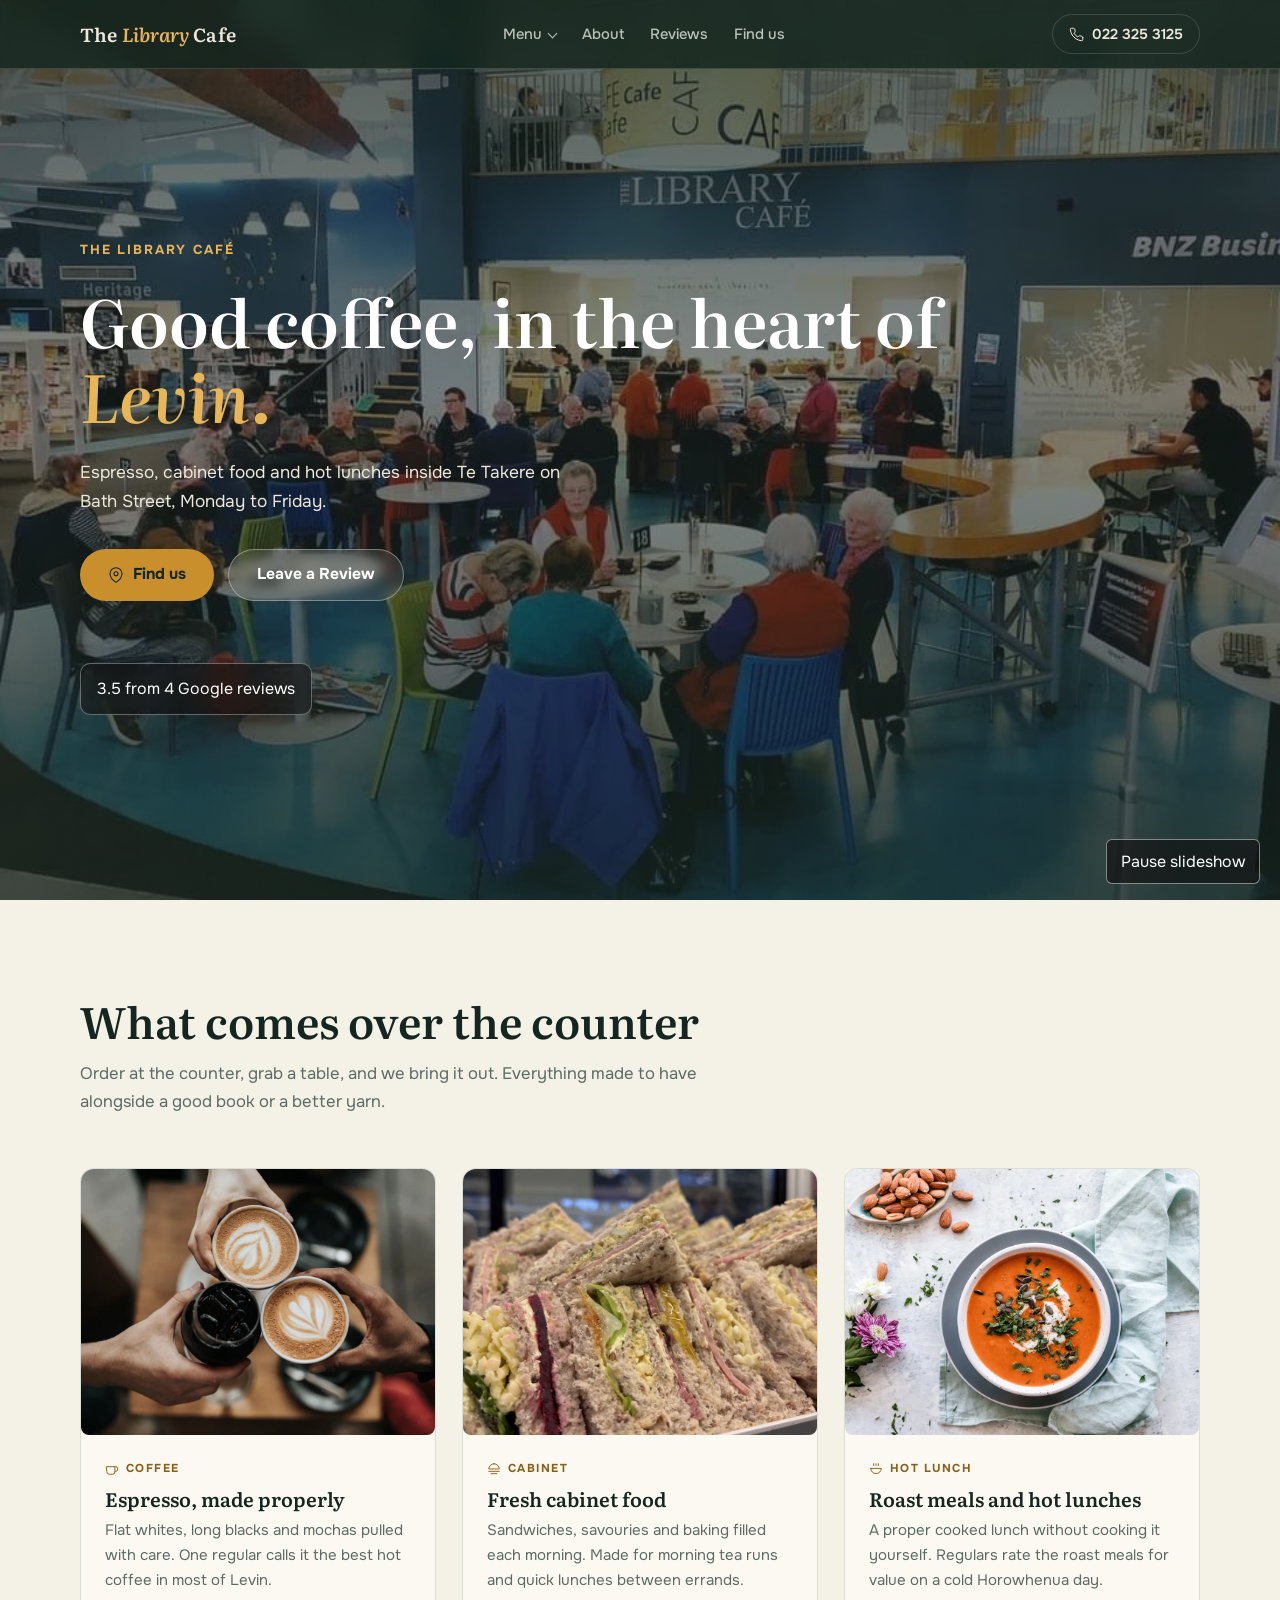
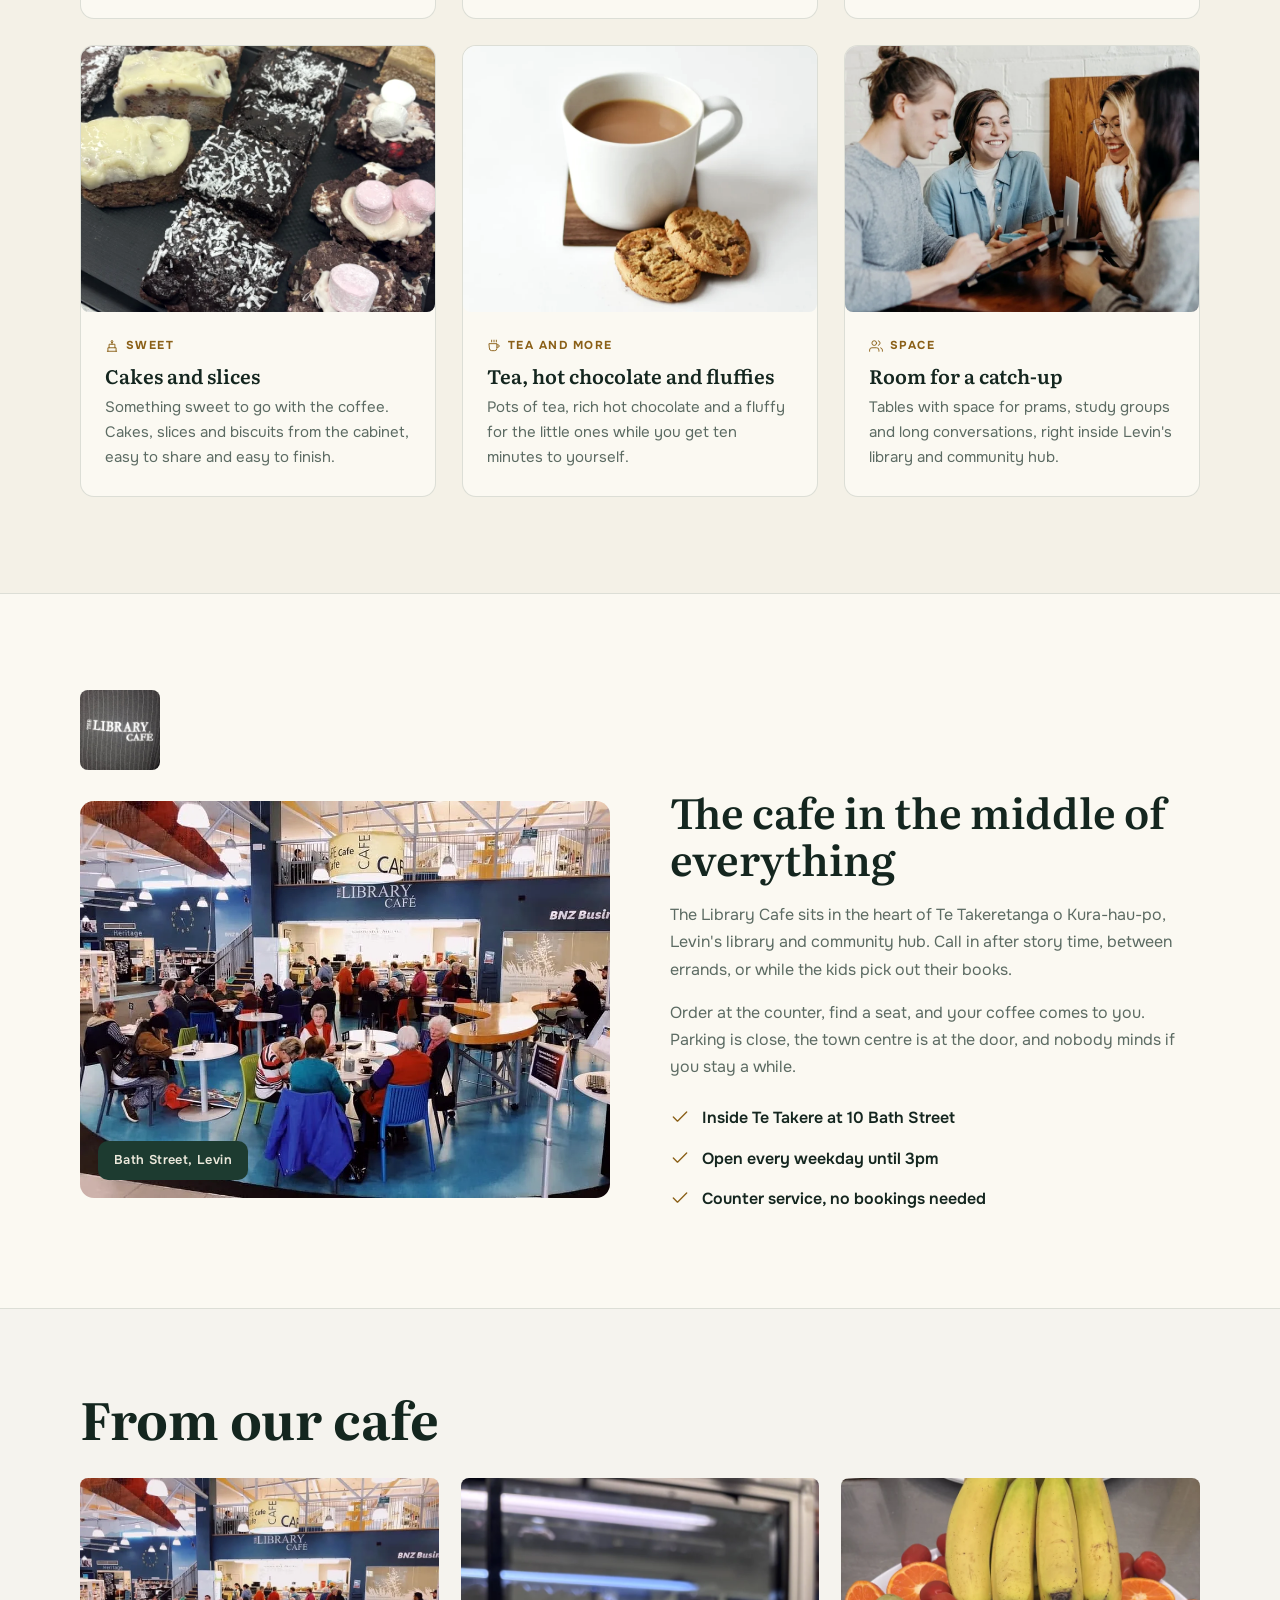
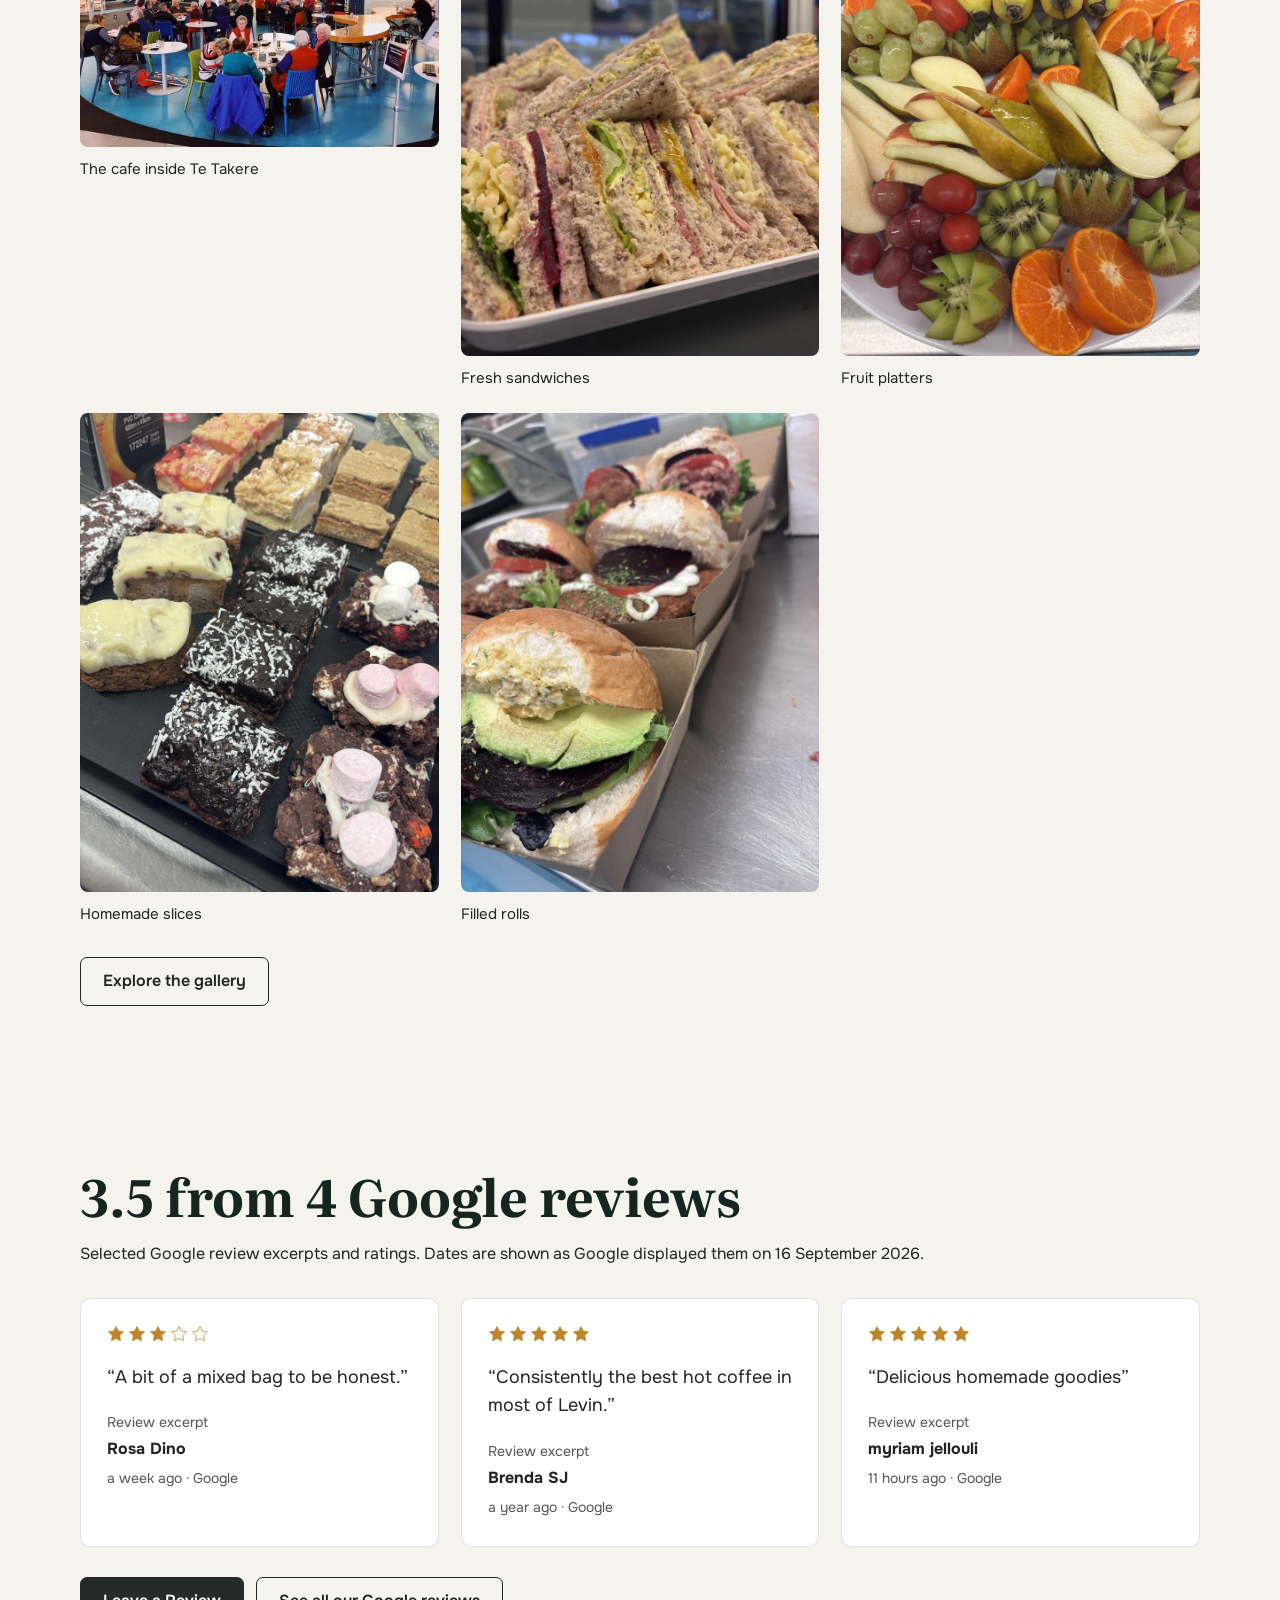
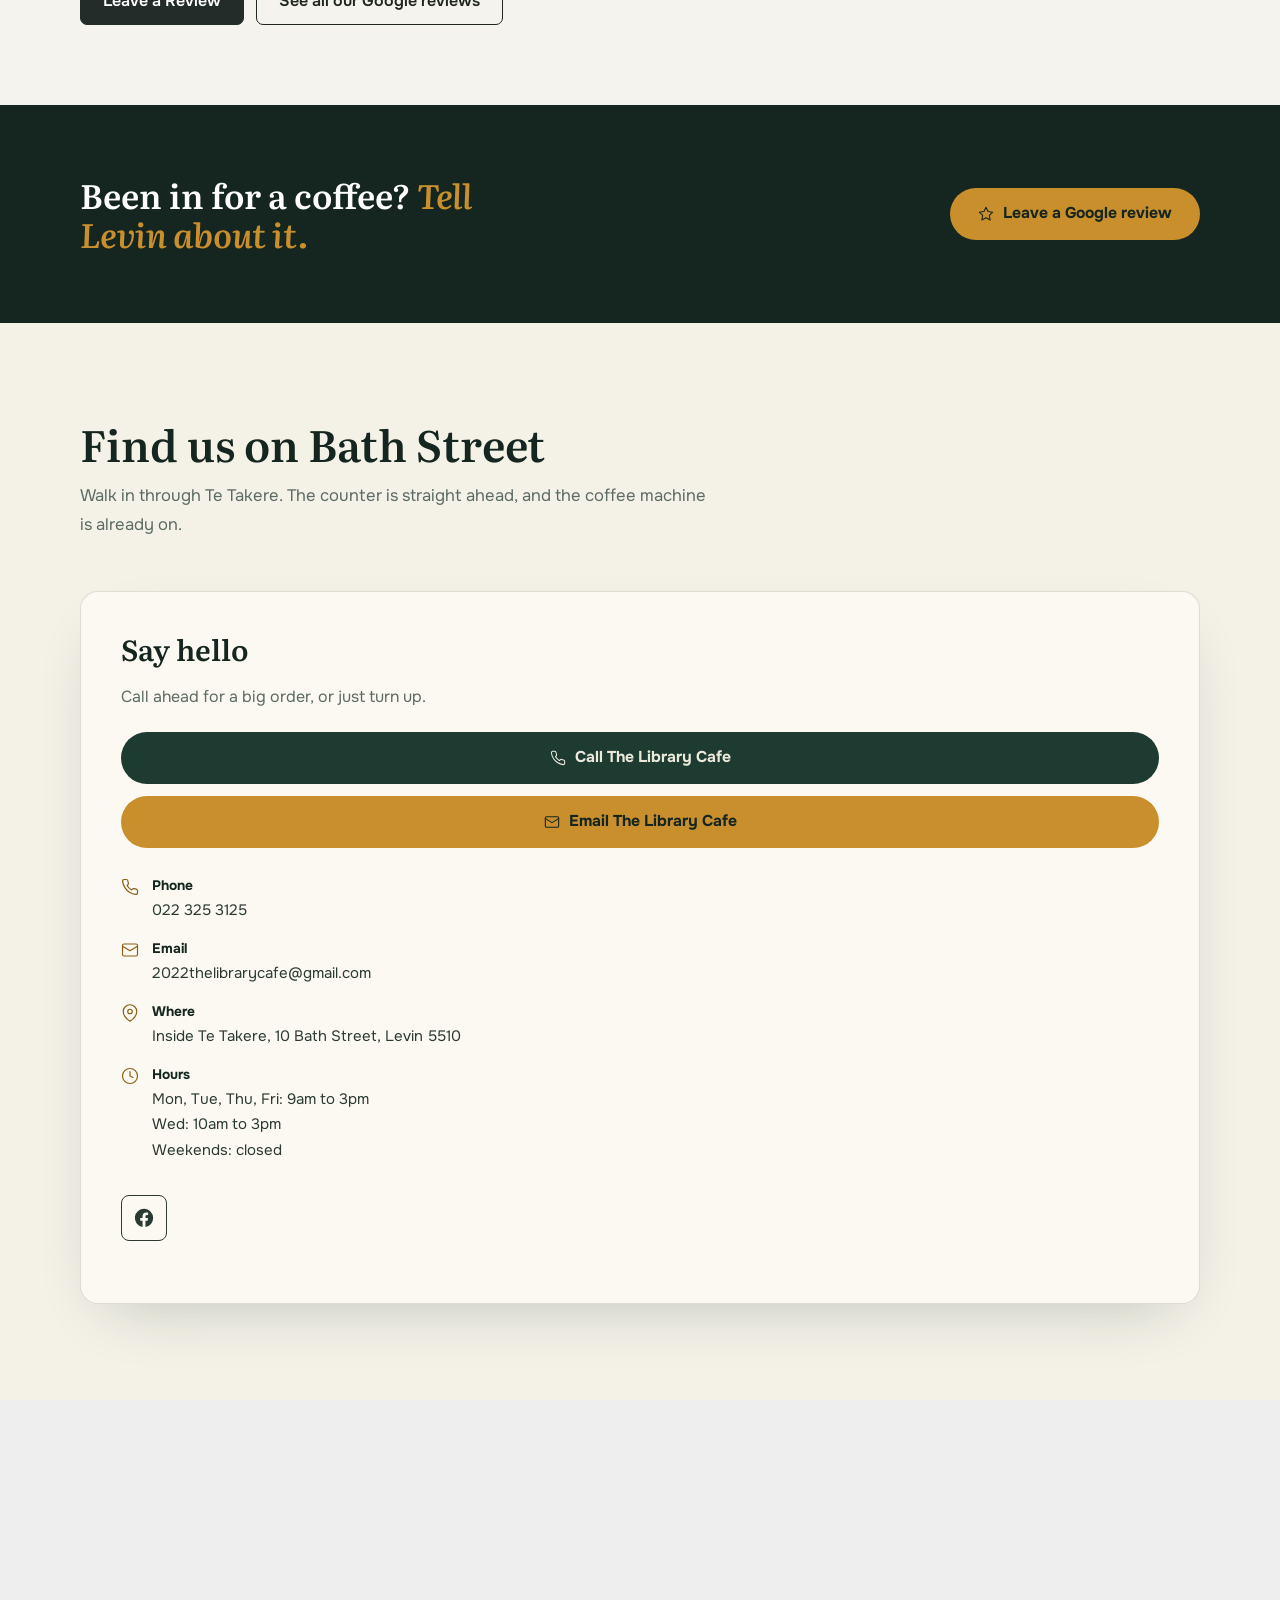
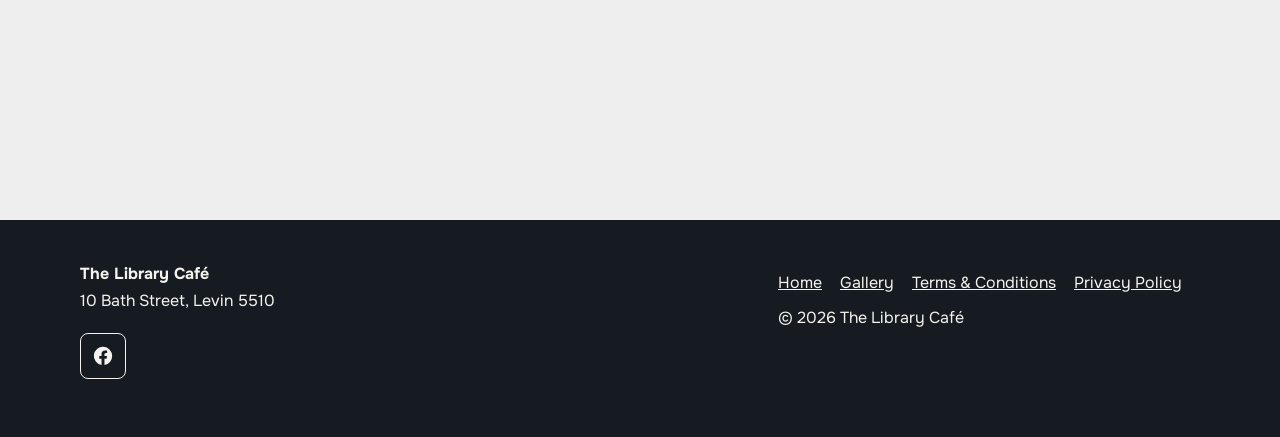
<file: index.html>
<!DOCTYPE html>

<html lang="en-NZ">
<head>
<meta charset="utf-8"/>
<meta content="width=device-width, initial-scale=1" name="viewport"/>
<title>The Library Cafe | Cafe, Levin</title>
<meta content="The Library Cafe inside Te Takere, 10 Bath Street, Levin. Espresso coffee, cabinet food, roast meals and a good place to catch up, Monday to Friday." name="description"/>
<meta content="The Library Cafe | Cafe, Levin" property="og:title"/>
<meta content="Espresso coffee, cabinet food and hot lunches inside Te Takere, in the heart of Levin's town centre." property="og:description"/>
<meta content="website" property="og:type"/>
<meta content="img/hero-coffee.jpg" property="og:image"/>
<link href="data:image/svg+xml,%3Csvg xmlns='http://www.w3.org/2000/svg' viewBox='0 0 64 64'%3E%3Crect width='64' height='64' rx='14' fill='%231d3b30'/%3E%3Ctext x='32' y='45' font-family='Georgia,serif' font-size='38' fill='%23c98f2d' text-anchor='middle'%3EL%3C/text%3E%3C/svg%3E" rel="icon"/>
<link href="https://fonts.googleapis.com" rel="preconnect"/>
<link crossorigin="" href="https://fonts.gstatic.com" rel="preconnect"/>
<link href="https://fonts.googleapis.com/css2?family=Literata:opsz,wght@7..72,400;7..72,500;7..72,600;7..72,700&amp;family=Onest:wght@400;500;600;700&amp;display=swap" rel="stylesheet"/>
<link href="styles.css" rel="stylesheet"/></head>
<body>
<div aria-hidden="true" id="intro"><div class="mark">The <em>Library</em> Cafe</div></div>
<header>
<nav aria-label="Main" class="nav">
<a class="logo" href="#top">The <em>Library</em> Cafe</a>
<ul class="nav-links">
<li class="has-drop"><button class="drop-btn" aria-expanded="false" aria-haspopup="true" type="button">Menu</button><ul class="drop"><li><a href="menu.html">Daily menu</a></li><li><a href="catering.html">Catering menu</a></li></ul></li>
<li><a href="#about">About</a></li>
<li><a href="#reviews">Reviews</a></li>
<li><a href="#contact">Find us</a></li>
</ul>
<a class="nav-phone" href="tel:+64223253125">
<svg fill="none" stroke="currentColor" stroke-linecap="round" stroke-linejoin="round" stroke-width="1.6" viewBox="0 0 24 24"><path d="M22 16.92v3a2 2 0 0 1-2.18 2 19.79 19.79 0 0 1-8.63-3.07 19.5 19.5 0 0 1-6-6 19.79 19.79 0 0 1-3.07-8.67A2 2 0 0 1 4.11 2h3a2 2 0 0 1 2 1.72c.13.96.36 1.9.7 2.81a2 2 0 0 1-.45 2.11L8.09 9.91a16 16 0 0 0 6 6l1.27-1.27a2 2 0 0 1 2.11-.45c.91.34 1.85.57 2.81.7A2 2 0 0 1 22 16.92z"></path></svg>
      022 325 3125
    </a>
<a class="verified-mobile-call" href="tel:+64223253125">Call</a><button aria-expanded="false" aria-label="Open menu" data-menu-button="" id="menu-btn">
<svg fill="none" stroke="currentColor" stroke-linecap="round" stroke-width="1.6" viewBox="0 0 24 24"><line x1="4" x2="20" y1="7" y2="7"></line><line x1="4" x2="20" y1="12" y2="12"></line><line x1="4" x2="20" y1="17" y2="17"></line></svg>
</button>
</nav>
<div data-mobile-menu="" id="mobile-menu">
<a href="menu.html">Daily menu</a>
<a href="catering.html">Catering menu</a>
<a href="#about">About</a>
<a href="#reviews">Reviews</a>
<a href="#contact">Find us</a>
<a class="m-call" href="tel:+64223253125">
<svg fill="none" stroke="currentColor" stroke-linecap="round" stroke-linejoin="round" stroke-width="1.6" viewBox="0 0 24 24"><path d="M22 16.92v3a2 2 0 0 1-2.18 2 19.79 19.79 0 0 1-8.63-3.07 19.5 19.5 0 0 1-6-6 19.79 19.79 0 0 1-3.07-8.67A2 2 0 0 1 4.11 2h3a2 2 0 0 1 2 1.72c.13.96.36 1.9.7 2.81a2 2 0 0 1-.45 2.11L8.09 9.91a16 16 0 0 0 6 6l1.27-1.27a2 2 0 0 1 2.11-.45c.91.34 1.85.57 2.81.7A2 2 0 0 1 22 16.92z"></path></svg>
      Call 022 325 3125
    </a>
</div>
</header>
<main id="top">
<!-- HERO -->
<section aria-label="Welcome" class="hero" id="home">
<div aria-hidden="true" class="hero-slides">
<div class="hero-slide on"><img alt="The Library Café — business photograph" decoding="async" fetchpriority="high" height="718" loading="eager" sizes="100vw" src="img/business-1.jpg" srcset="img/business-1-480.webp 480w, img/business-1-960.webp 960w, img/business-1.jpg 960w" width="960"/></div>
<div class="hero-slide"><img alt="The Library Café — illustrative service photograph" decoding="async" fetchpriority="auto" height="1100" loading="lazy" sizes="100vw" src="img/hero-coffee.jpg" srcset="img/hero-coffee-480.webp 480w, img/hero-coffee-960.webp 960w, img/hero-coffee-1600.webp 1600w, img/hero-coffee.jpg 1800w" width="1800"/></div>
<div class="hero-slide"><img alt="The Library Café — illustrative service photograph" decoding="async" fetchpriority="auto" height="1100" loading="lazy" sizes="100vw" src="img/hero-food.jpg" srcset="img/hero-food-480.webp 480w, img/hero-food-960.webp 960w, img/hero-food-1600.webp 1600w, img/hero-food.jpg 1800w" width="1800"/></div>
</div>
<div aria-hidden="true" class="hero-scrim"></div>
<div class="hero-inner">
<span class="hero-eyebrow">The Library Café</span>
<h1>Good coffee, in the heart of <em>Levin.</em></h1>
<p>Espresso, cabinet food and hot lunches inside Te Takere on Bath Street, Monday to Friday.</p>
<div class="hero-ctas">
<a class="btn btn-amber" href="#contact">
<svg fill="none" stroke="currentColor" stroke-linecap="round" stroke-linejoin="round" stroke-width="1.6" viewBox="0 0 24 24"><path d="M21 10c0 7-9 13-9 13s-9-6-9-13a9 9 0 0 1 18 0z"></path><circle cx="12" cy="10" r="3"></circle></svg>
        Find us
      </a>
<a class="btn btn-ghost" href="https://search.google.com/local/writereview?placeid=ChIJ_R_BsefzQG0RmdmjbcI7Xoc" rel="noopener" target="_blank">Leave a Review</a>
</div>
<a class="verified-rating" href="https://search.google.com/local/reviews?placeid=ChIJ_R_BsefzQG0RmdmjbcI7Xoc" rel="noopener" target="_blank"><span>3.5 from 4 Google reviews</span></a>
</div>
<button aria-pressed="false" class="slide-control" type="button">Pause slideshow</button></section>
<!-- SERVICES -->
<section id="services">
<div class="wrap">
<div class="sec-head reveal">
<h2>What comes over the counter</h2>
<p>Order at the counter, grab a table, and we bring it out. Everything made to have alongside a good book or a better yarn.</p>
</div>
<div class="svc-grid">
<article class="svc reveal">
<div class="svc-img"><img alt="Three cups of espresso coffee held together over a cafe table" decoding="async" height="900" loading="lazy" sizes="(max-width: 767px) 100vw, 50vw" src="img/card-espresso.jpg" srcset="img/card-espresso-480.webp 480w, img/card-espresso-960.webp 960w, img/card-espresso.jpg 1200w" width="1200"/></div>
<div class="svc-body">
<span class="svc-label"><svg fill="none" stroke="currentColor" stroke-linecap="round" stroke-linejoin="round" stroke-width="1.6" viewBox="0 0 24 24"><path d="M17 8h1a4 4 0 1 1 0 8h-1"></path><path d="M3 8h14v9a4 4 0 0 1-4 4H7a4 4 0 0 1-4-4z"></path></svg>Coffee</span>
<h3>Espresso, made properly</h3>
<p>Flat whites, long blacks and mochas pulled with care. One regular calls it the best hot coffee in most of Levin.</p>
</div>
</article>
<article class="svc reveal">
<div class="svc-img"><img alt="Tray of fresh sandwiches in the cabinet" decoding="async" height="1080" loading="lazy" sizes="(max-width: 767px) 100vw, 33vw" src="img/food-sandwiches-1080.webp" srcset="img/food-sandwiches-1080.webp 810w, img/food-sandwiches-1920.webp 1440w" width="810" style="object-position:center 60%"/></div>
<div class="svc-body">
<span class="svc-label"><svg fill="none" stroke="currentColor" stroke-linecap="round" stroke-linejoin="round" stroke-width="1.6" viewBox="0 0 24 24"><path d="M12 3a9 9 0 0 0-9 9h18a9 9 0 0 0-9-9z"></path><line x1="3" x2="21" y1="16" y2="16"></line><line x1="7" x2="17" y1="20" y2="20"></line></svg>Cabinet</span>
<h3>Fresh cabinet food</h3>
<p>Sandwiches, savouries and baking filled each morning. Made for morning tea runs and quick lunches between errands.</p>
</div>
</article>
<article class="svc reveal">
<div class="svc-img"><img alt="Hearty bowl of hot soup topped with fresh herbs and seeds" decoding="async" height="900" loading="lazy" sizes="(max-width: 767px) 100vw, 50vw" src="img/card-roast.jpg" srcset="img/card-roast-480.webp 480w, img/card-roast-960.webp 960w, img/card-roast.jpg 1200w" width="1200"/></div>
<div class="svc-body">
<span class="svc-label"><svg fill="none" stroke="currentColor" stroke-linecap="round" stroke-linejoin="round" stroke-width="1.6" viewBox="0 0 24 24"><path d="M3 11h18a9 9 0 0 1-9 9 9 9 0 0 1-9-9z"></path><path d="M8 3v3M12 3v3M16 3v3"></path></svg>Hot lunch</span>
<h3>Roast meals and hot lunches</h3>
<p>A proper cooked lunch without cooking it yourself. Regulars rate the roast meals for value on a cold Horowhenua day.</p>
</div>
</article>
<article class="svc reveal">
<div class="svc-img"><img alt="Tray of homemade slices and rocky road in the cabinet" decoding="async" height="1080" loading="lazy" sizes="(max-width: 767px) 100vw, 33vw" src="img/food-slices-1080.webp" srcset="img/food-slices-1080.webp 810w, img/food-slices-1920.webp 1440w" width="810" style="object-position:center 55%"/></div>
<div class="svc-body">
<span class="svc-label"><svg fill="none" stroke="currentColor" stroke-linecap="round" stroke-linejoin="round" stroke-width="1.6" viewBox="0 0 24 24"><path d="M4 21h16M5 21v-6h14v6M7 15V9h10v6"></path><path d="M12 9V6M12 6a1.5 1.5 0 0 1-1.5-1.5C10.5 3 12 2 12 2s1.5 1 1.5 2.5A1.5 1.5 0 0 1 12 6z"></path></svg>Sweet</span>
<h3>Cakes and slices</h3>
<p>Something sweet to go with the coffee. Cakes, slices and biscuits from the cabinet, easy to share and easy to finish.</p>
</div>
</article>
<article class="svc reveal">
<div class="svc-img"><img alt="Cup of milky tea with chocolate chip biscuits" decoding="async" height="900" loading="lazy" sizes="(max-width: 767px) 100vw, 50vw" src="img/card-drinks.jpg" srcset="img/card-drinks-480.webp 480w, img/card-drinks-960.webp 960w, img/card-drinks.jpg 1200w" width="1200"/></div>
<div class="svc-body">
<span class="svc-label"><svg fill="none" stroke="currentColor" stroke-linecap="round" stroke-linejoin="round" stroke-width="1.6" viewBox="0 0 24 24"><path d="M8 2v3M12 2v3M16 2v3"></path><path d="M4 8h13v8a4 4 0 0 1-4 4H8a4 4 0 0 1-4-4z"></path><path d="M17 10h2a2 2 0 1 1 0 4h-2"></path></svg>Tea and more</span>
<h3>Tea, hot chocolate and fluffies</h3>
<p>Pots of tea, rich hot chocolate and a fluffy for the little ones while you get ten minutes to yourself.</p>
</div>
</article>
<article class="svc reveal">
<div class="svc-img"><img alt="Four friends laughing over coffee at a cafe table" decoding="async" height="900" loading="lazy" sizes="(max-width: 767px) 100vw, 50vw" src="img/card-catchup.jpg" srcset="img/card-catchup-480.webp 480w, img/card-catchup-960.webp 960w, img/card-catchup.jpg 1200w" width="1200"/></div>
<div class="svc-body">
<span class="svc-label"><svg fill="none" stroke="currentColor" stroke-linecap="round" stroke-linejoin="round" stroke-width="1.6" viewBox="0 0 24 24"><path d="M17 21v-2a4 4 0 0 0-4-4H5a4 4 0 0 0-4 4v2"></path><circle cx="9" cy="7" r="4"></circle><path d="M23 21v-2a4 4 0 0 0-3-3.87"></path><path d="M16 3.13a4 4 0 0 1 0 7.75"></path></svg>Space</span>
<h3>Room for a catch-up</h3>
<p>Tables with space for prams, study groups and long conversations, right inside Levin's library and community hub.</p>
</div>
</article>
</div>
</div>
</section>

<!-- ABOUT -->
<section class="about" id="about"><div class="verified-wrap"><img alt="The Library Café logo" class="verified-logo" decoding="async" height="720" loading="lazy" sizes="(max-width: 767px) 100vw, 50vw" src="img/business-logo.jpg" srcset="img/business-logo-480.webp 480w, img/business-logo.jpg 720w" width="720"/></div>
<div class="wrap">
<div class="about-grid">
<div class="about-photo reveal">
<img alt="The Library Café seating and counter inside Te Takere" decoding="async" height="718" loading="lazy" sizes="(max-width: 767px) 100vw, 50vw" src="img/business-1.jpg" srcset="img/business-1-480.webp 480w, img/business-1-960.webp 960w, img/business-1.jpg 960w" width="960"/>
<span class="about-tag">Bath Street, Levin</span>
</div>
<div class="about-copy reveal">
<h2>The cafe in the middle of everything</h2>
<p>The Library Cafe sits in the heart of Te Takeretanga o Kura-hau-po, Levin's library and community hub. Call in after story time, between errands, or while the kids pick out their books.</p>
<p>Order at the counter, find a seat, and your coffee comes to you. Parking is close, the town centre is at the door, and nobody minds if you stay a while.</p>
<ul class="about-list">
<li><svg fill="none" stroke="currentColor" stroke-linecap="round" stroke-linejoin="round" stroke-width="1.6" viewBox="0 0 24 24"><path d="M20 6L9 17l-5-5"></path></svg>Inside Te Takere at 10 Bath Street</li>
<li><svg fill="none" stroke="currentColor" stroke-linecap="round" stroke-linejoin="round" stroke-width="1.6" viewBox="0 0 24 24"><path d="M20 6L9 17l-5-5"></path></svg>Open every weekday until 3pm</li>
<li><svg fill="none" stroke="currentColor" stroke-linecap="round" stroke-linejoin="round" stroke-width="1.6" viewBox="0 0 24 24"><path d="M20 6L9 17l-5-5"></path></svg>Counter service, no bookings needed</li>
</ul>
</div>
</div>
</div>
</section>
<!-- CREW -->
<!-- REVIEWS -->
<section class="verified-section verified-gallery" id="gallery"><div class="verified-wrap"><h2>From our cafe</h2><div class="verified-grid"><figure><img alt="The Library Café — business photograph" decoding="async" height="718" loading="lazy" sizes="(max-width: 767px) 100vw, 50vw" src="img/business-1.jpg" srcset="img/business-1-480.webp 480w, img/business-1-960.webp 960w, img/business-1.jpg 960w" width="960"/><figcaption>The cafe inside Te Takere</figcaption></figure><figure class="portrait"><img alt="Tray of fresh sandwiches in the cabinet, with egg, ham and beetroot fillings" decoding="async" height="1080" loading="lazy" sizes="(max-width: 767px) 100vw, 33vw" src="img/food-sandwiches-1080.webp" srcset="img/food-sandwiches-1080.webp 810w, img/food-sandwiches-1920.webp 1440w" width="810"/><figcaption>Fresh sandwiches</figcaption></figure><figure class="portrait"><img alt="Fruit platter with bananas, grapes, kiwifruit, pear and mandarin" decoding="async" height="1080" loading="lazy" sizes="(max-width: 767px) 100vw, 33vw" src="img/food-fruit-platter-1080.webp" srcset="img/food-fruit-platter-1080.webp 810w, img/food-fruit-platter-1920.webp 1440w" width="810"/><figcaption>Fruit platters</figcaption></figure><figure class="portrait"><img alt="Tray of homemade slices and rocky road in the cabinet" decoding="async" height="1080" loading="lazy" sizes="(max-width: 767px) 100vw, 33vw" src="img/food-slices-1080.webp" srcset="img/food-slices-1080.webp 810w, img/food-slices-1920.webp 1440w" width="810"/><figcaption>Homemade slices</figcaption></figure><figure class="portrait"><img alt="Filled rolls with avocado, beetroot and egg in takeaway boxes" decoding="async" height="1080" loading="lazy" sizes="(max-width: 767px) 100vw, 33vw" src="img/food-rolls-1080.webp" srcset="img/food-rolls-1080.webp 810w, img/food-rolls-1920.webp 1440w" width="810"/><figcaption>Filled rolls</figcaption></figure></div><a class="verified-button" href="gallery.html">Explore the gallery</a></div></section><section class="verified-section" id="reviews"><div class="verified-wrap"><h2>3.5 from 4 Google reviews</h2><p>Selected Google review excerpts and ratings. Dates are shown as Google displayed them on 16 September 2026.</p><div class="verified-grid"><article class="verified-card"><span aria-label="3 out of 5 stars" class="verified-stars"><svg aria-hidden="true" fill="currentColor" stroke="currentColor" viewBox="0 0 24 24"><path d="m12 2 3 6 7 1-5 5 1 7-6-3-6 3 1-7-5-5 7-1z"></path></svg><svg aria-hidden="true" fill="currentColor" stroke="currentColor" viewBox="0 0 24 24"><path d="m12 2 3 6 7 1-5 5 1 7-6-3-6 3 1-7-5-5 7-1z"></path></svg><svg aria-hidden="true" fill="currentColor" stroke="currentColor" viewBox="0 0 24 24"><path d="m12 2 3 6 7 1-5 5 1 7-6-3-6 3 1-7-5-5 7-1z"></path></svg><svg aria-hidden="true" fill="none" stroke="currentColor" viewBox="0 0 24 24"><path d="m12 2 3 6 7 1-5 5 1 7-6-3-6 3 1-7-5-5 7-1z"></path></svg><svg aria-hidden="true" fill="none" stroke="currentColor" viewBox="0 0 24 24"><path d="m12 2 3 6 7 1-5 5 1 7-6-3-6 3 1-7-5-5 7-1z"></path></svg></span><blockquote>“A bit of a mixed bag to be honest.”</blockquote><small>Review excerpt</small><strong>Rosa Dino</strong><small>a week ago · Google</small></article><article class="verified-card"><span aria-label="5 out of 5 stars" class="verified-stars"><svg aria-hidden="true" fill="currentColor" stroke="currentColor" viewBox="0 0 24 24"><path d="m12 2 3 6 7 1-5 5 1 7-6-3-6 3 1-7-5-5 7-1z"></path></svg><svg aria-hidden="true" fill="currentColor" stroke="currentColor" viewBox="0 0 24 24"><path d="m12 2 3 6 7 1-5 5 1 7-6-3-6 3 1-7-5-5 7-1z"></path></svg><svg aria-hidden="true" fill="currentColor" stroke="currentColor" viewBox="0 0 24 24"><path d="m12 2 3 6 7 1-5 5 1 7-6-3-6 3 1-7-5-5 7-1z"></path></svg><svg aria-hidden="true" fill="currentColor" stroke="currentColor" viewBox="0 0 24 24"><path d="m12 2 3 6 7 1-5 5 1 7-6-3-6 3 1-7-5-5 7-1z"></path></svg><svg aria-hidden="true" fill="currentColor" stroke="currentColor" viewBox="0 0 24 24"><path d="m12 2 3 6 7 1-5 5 1 7-6-3-6 3 1-7-5-5 7-1z"></path></svg></span><blockquote>“Consistently the best hot coffee in most of Levin.”</blockquote><small>Review excerpt</small><strong>Brenda SJ</strong><small>a year ago · Google</small></article><article class="verified-card"><span aria-label="5 out of 5 stars" class="verified-stars"><svg aria-hidden="true" fill="currentColor" stroke="currentColor" viewBox="0 0 24 24"><path d="m12 2 3 6 7 1-5 5 1 7-6-3-6 3 1-7-5-5 7-1z"></path></svg><svg aria-hidden="true" fill="currentColor" stroke="currentColor" viewBox="0 0 24 24"><path d="m12 2 3 6 7 1-5 5 1 7-6-3-6 3 1-7-5-5 7-1z"></path></svg><svg aria-hidden="true" fill="currentColor" stroke="currentColor" viewBox="0 0 24 24"><path d="m12 2 3 6 7 1-5 5 1 7-6-3-6 3 1-7-5-5 7-1z"></path></svg><svg aria-hidden="true" fill="currentColor" stroke="currentColor" viewBox="0 0 24 24"><path d="m12 2 3 6 7 1-5 5 1 7-6-3-6 3 1-7-5-5 7-1z"></path></svg><svg aria-hidden="true" fill="currentColor" stroke="currentColor" viewBox="0 0 24 24"><path d="m12 2 3 6 7 1-5 5 1 7-6-3-6 3 1-7-5-5 7-1z"></path></svg></span><blockquote>“Delicious homemade goodies”</blockquote><small>Review excerpt</small><strong>myriam jellouli</strong><small>11 hours ago · Google</small></article></div><div class="verified-actions"><a class="verified-button primary" href="https://search.google.com/local/writereview?placeid=ChIJ_R_BsefzQG0RmdmjbcI7Xoc" rel="noopener" target="_blank">Leave a Review</a><a class="verified-button" href="https://search.google.com/local/reviews?placeid=ChIJ_R_BsefzQG0RmdmjbcI7Xoc" rel="noopener" target="_blank">See all our Google reviews</a></div></div></section>
<!-- REVIEW BANNER -->
<section aria-label="Leave a review" class="banner">
<div class="wrap banner-inner reveal">
<h2>Been in for a coffee? <em>Tell Levin about it.</em></h2>
<a class="btn btn-amber" href="https://search.google.com/local/writereview?placeid=ChIJ_R_BsefzQG0RmdmjbcI7Xoc" rel="noopener" target="_blank">
<svg fill="none" stroke="currentColor" stroke-linecap="round" stroke-linejoin="round" stroke-width="1.6" viewBox="0 0 24 24"><path d="M12 2l3.09 6.26L22 9.27l-5 4.87 1.18 6.88L12 17.77l-6.18 3.25L7 14.14 2 9.27l6.91-1.01z"></path></svg>
      Leave a Google review
    </a>
</div>
</section>
<!-- CONTACT -->
<section id="contact">
<div class="wrap">
<div class="sec-head reveal">
<h2>Find us on Bath Street</h2>
<p>Walk in through Te Takere. The counter is straight ahead, and the coffee machine is already on.</p>
</div>
<div class="contact-card reveal" style="grid-template-columns:1fr">
<div class="contact-info">
<h2>Say hello</h2>
<p>Call ahead for a big order, or just turn up.</p>
<div class="contact-btns">
<a class="btn btn-pine" href="tel:+64223253125">
<svg fill="none" stroke="currentColor" stroke-linecap="round" stroke-linejoin="round" stroke-width="1.6" viewBox="0 0 24 24"><path d="M22 16.92v3a2 2 0 0 1-2.18 2 19.79 19.79 0 0 1-8.63-3.07 19.5 19.5 0 0 1-6-6 19.79 19.79 0 0 1-3.07-8.67A2 2 0 0 1 4.11 2h3a2 2 0 0 1 2 1.72c.13.96.36 1.9.7 2.81a2 2 0 0 1-.45 2.11L8.09 9.91a16 16 0 0 0 6 6l1.27-1.27a2 2 0 0 1 2.11-.45c.91.34 1.85.57 2.81.7A2 2 0 0 1 22 16.92z"></path></svg>
            Call The Library Cafe
          </a>
<a class="btn btn-amber" href="mailto:2022thelibrarycafe@gmail.com">
<svg fill="none" stroke="currentColor" stroke-linecap="round" stroke-linejoin="round" stroke-width="1.6" viewBox="0 0 24 24"><rect height="16" rx="2" width="20" x="2" y="4"></rect><path d="m22 7-10 6L2 7"></path></svg>
            Email The Library Cafe
          </a>
</div>
<div class="c-row">
<svg fill="none" stroke="currentColor" stroke-linecap="round" stroke-linejoin="round" stroke-width="1.6" viewBox="0 0 24 24"><path d="M22 16.92v3a2 2 0 0 1-2.18 2 19.79 19.79 0 0 1-8.63-3.07 19.5 19.5 0 0 1-6-6 19.79 19.79 0 0 1-3.07-8.67A2 2 0 0 1 4.11 2h3a2 2 0 0 1 2 1.72c.13.96.36 1.9.7 2.81a2 2 0 0 1-.45 2.11L8.09 9.91a16 16 0 0 0 6 6l1.27-1.27a2 2 0 0 1 2.11-.45c.91.34 1.85.57 2.81.7A2 2 0 0 1 22 16.92z"></path></svg>
<div><strong>Phone</strong><a href="tel:+64223253125">022 325 3125</a></div>
</div>
<div class="c-row">
<svg fill="none" stroke="currentColor" stroke-linecap="round" stroke-linejoin="round" stroke-width="1.6" viewBox="0 0 24 24"><rect height="16" rx="2" width="20" x="2" y="4"></rect><path d="m22 7-10 6L2 7"></path></svg>
<div><strong>Email</strong><span id="email-text">2022thelibrarycafe@gmail.com</span></div>
</div>
<div class="c-row">
<svg fill="none" stroke="currentColor" stroke-linecap="round" stroke-linejoin="round" stroke-width="1.6" viewBox="0 0 24 24"><path d="M21 10c0 7-9 13-9 13s-9-6-9-13a9 9 0 0 1 18 0z"></path><circle cx="12" cy="10" r="3"></circle></svg>
<div><strong>Where</strong>Inside Te Takere, 10 Bath Street, Levin 5510</div>
</div>
<div class="c-row">
<svg fill="none" stroke="currentColor" stroke-linecap="round" stroke-linejoin="round" stroke-width="1.6" viewBox="0 0 24 24"><circle cx="12" cy="12" r="10"></circle><polyline points="12 6 12 12 16 14"></polyline></svg>
<div><strong>Hours</strong>Mon, Tue, Thu, Fri: 9am to 3pm<br/>Wed: 10am to 3pm<br/>Weekends: closed</div>
</div>
<div class="verified-socials"><a aria-label="The Library Café on Facebook" href="https://www.facebook.com/thelibrarycafelevin/" rel="noopener" target="_blank"><svg aria-hidden="true" fill="currentColor" viewBox="0 0 24 24"><path d="M22 12a10 10 0 1 0-11.6 9.9v-7H7.9V12h2.5V9.8c0-2.5 1.5-3.9 3.8-3.9 1.1 0 2.3.2 2.3.2v2.5h-1.3c-1.2 0-1.6.8-1.6 1.6V12h2.8l-.5 2.9h-2.3v7A10 10 0 0 0 22 12Z"></path></svg></a></div>
</div>
</div>
</div>
</section>
</main>
<section aria-label="Business location" class="verified-map"><div class="verified-wrap"><iframe allowfullscreen="" loading="lazy" referrerpolicy="no-referrer-when-downgrade" src="https://www.google.com/maps?q=The%20Library%20Caf%C3%A9%2010%20Bath%20Street%2C%20Levin%205510&amp;output=embed" title="Map of The Library Café, 10 Bath Street, Levin 5510"></iframe></div></section><footer class="verified-footer"><div class="verified-wrap"><div><strong>The Library Café</strong><p>10 Bath Street, Levin 5510</p><div class="verified-socials"><a aria-label="The Library Café on Facebook" href="https://www.facebook.com/thelibrarycafelevin/" rel="noopener" target="_blank"><svg aria-hidden="true" fill="currentColor" viewBox="0 0 24 24"><path d="M22 12a10 10 0 1 0-11.6 9.9v-7H7.9V12h2.5V9.8c0-2.5 1.5-3.9 3.8-3.9 1.1 0 2.3.2 2.3.2v2.5h-1.3c-1.2 0-1.6.8-1.6 1.6V12h2.8l-.5 2.9h-2.3v7A10 10 0 0 0 22 12Z"></path></svg></a></div></div><div><a href="index.html">Home</a><a href="gallery.html">Gallery</a><a href="/terms.html">Terms &amp; Conditions</a><a href="/privacy.html">Privacy Policy</a><p>© 2026 The Library Café</p></div></div></footer><script defer="" src="site.js"></script></body>
</html>
</file>
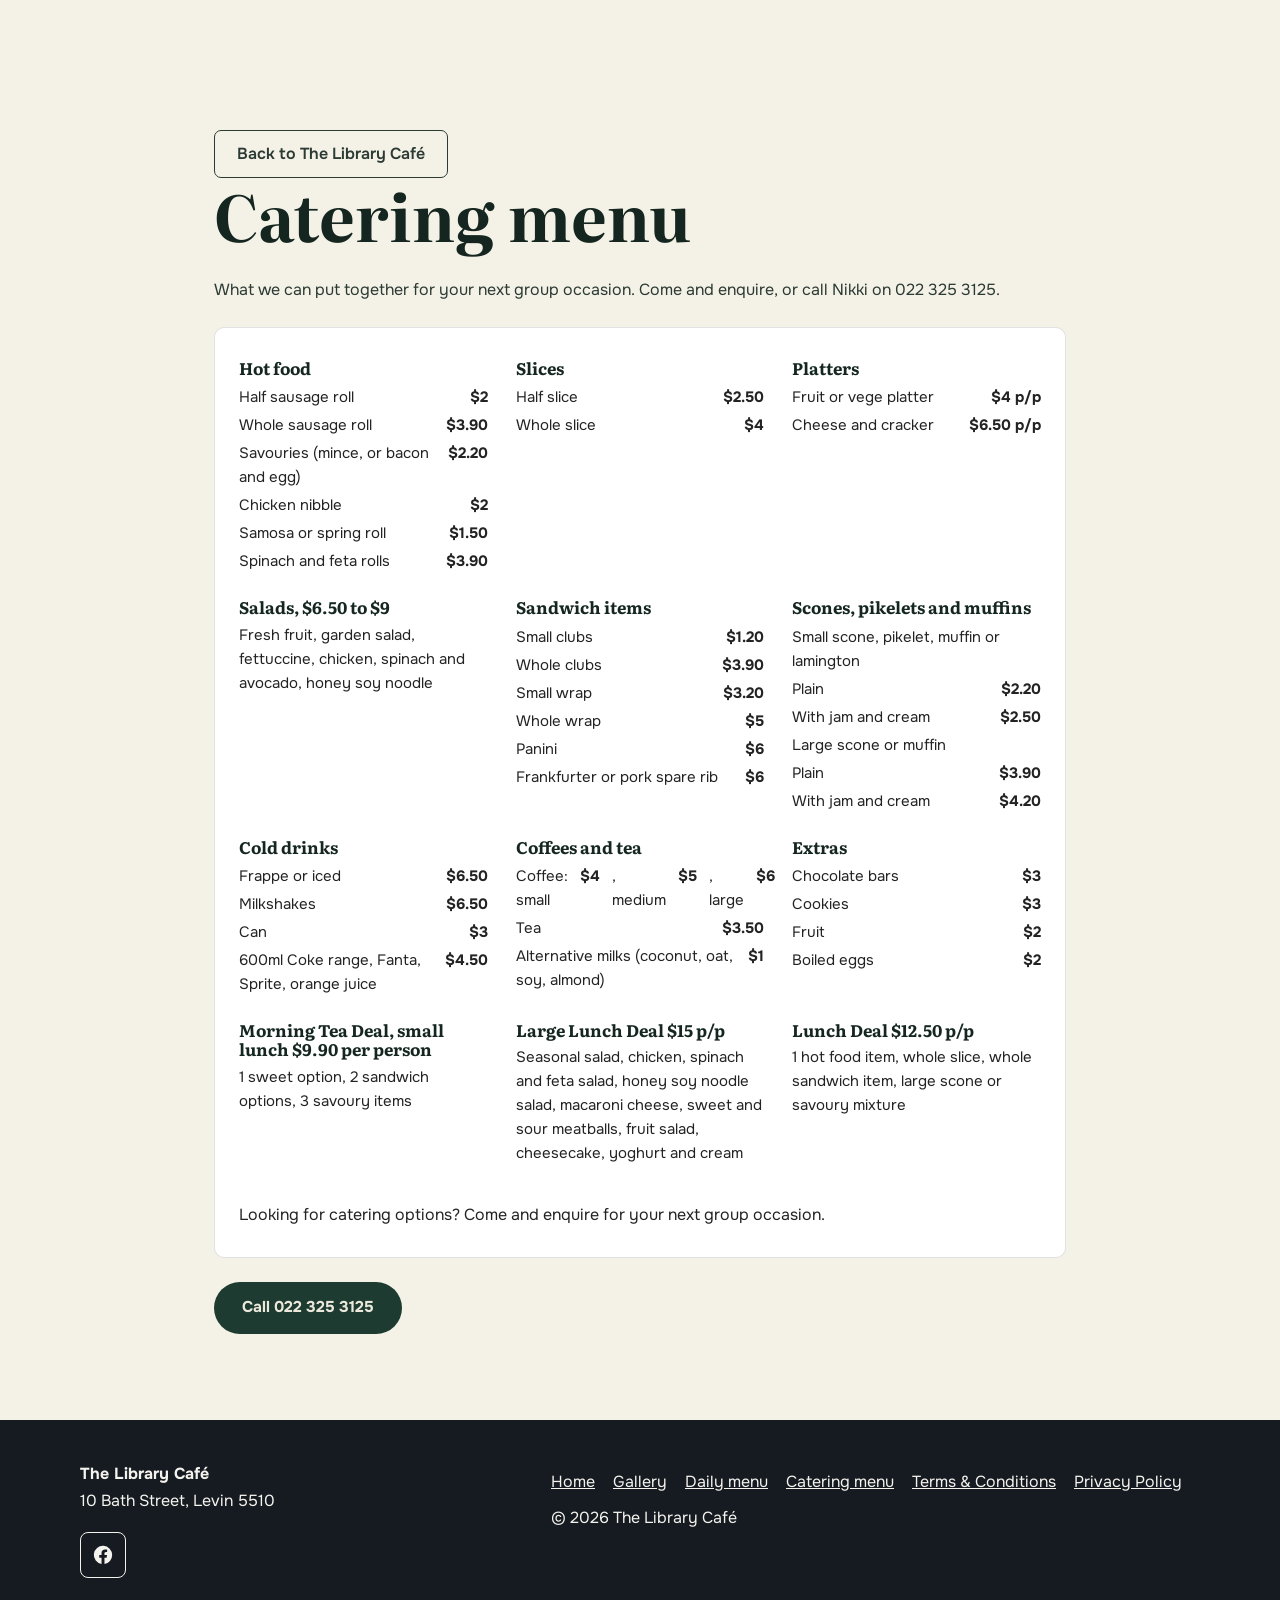
<file: catering.html>
<!DOCTYPE html>
<html lang="en-NZ"><head>
<meta charset="utf-8"/>
<meta content="width=device-width, initial-scale=1" name="viewport"/>
<title>Catering menu | The Library Café</title>
<meta content="Catering menu and prices from The Library Cafe, Te Takere, Levin, for your next group occasion." name="description"/>
<meta content="The Library Cafe | Cafe, Levin" property="og:title"/>
<meta content="Espresso coffee, cabinet food and hot lunches inside Te Takere, in the heart of Levin's town centre." property="og:description"/>
<meta content="website" property="og:type"/>
<meta content="img/hero-coffee.jpg" property="og:image"/>
<link href="data:image/svg+xml,%3Csvg xmlns='http://www.w3.org/2000/svg' viewBox='0 0 64 64'%3E%3Crect width='64' height='64' rx='14' fill='%231d3b30'/%3E%3Ctext x='32' y='45' font-family='Georgia,serif' font-size='38' fill='%23c98f2d' text-anchor='middle'%3EL%3C/text%3E%3C/svg%3E" rel="icon"/>
<link href="https://fonts.googleapis.com" rel="preconnect"/>
<link crossorigin="" href="https://fonts.gstatic.com" rel="preconnect"/>
<link href="https://fonts.googleapis.com/css2?family=Literata:opsz,wght@7..72,400;7..72,500;7..72,600;7..72,700&amp;family=Onest:wght@400;500;600;700&amp;display=swap" rel="stylesheet"/>
<link href="styles.css" rel="stylesheet"/></head><body><main class="verified-legal menu-page"><a class="verified-button" href="index.html">Back to The Library Café</a><h1>Catering menu</h1><p>What we can put together for your next group occasion. Come and enquire, or call Nikki on 022 325 3125.</p><div class="menu-card">

<div class="menu-cols">
<div><h3>Hot food</h3><ul><li>Half sausage roll <b>$2</b></li><li>Whole sausage roll <b>$3.90</b></li><li>Savouries (mince, or bacon and egg) <b>$2.20</b></li><li>Chicken nibble <b>$2</b></li><li>Samosa or spring roll <b>$1.50</b></li><li>Spinach and feta rolls <b>$3.90</b></li></ul></div>
<div><h3>Slices</h3><ul><li>Half slice <b>$2.50</b></li><li>Whole slice <b>$4</b></li></ul></div>
<div><h3>Platters</h3><ul><li>Fruit or vege platter <b>$4 p/p</b></li><li>Cheese and cracker <b>$6.50 p/p</b></li></ul></div>
<div><h3>Salads, $6.50 to $9</h3><p>Fresh fruit, garden salad, fettuccine, chicken, spinach and avocado, honey soy noodle</p></div>
<div><h3>Sandwich items</h3><ul><li>Small clubs <b>$1.20</b></li><li>Whole clubs <b>$3.90</b></li><li>Small wrap <b>$3.20</b></li><li>Whole wrap <b>$5</b></li><li>Panini <b>$6</b></li><li>Frankfurter or pork spare rib <b>$6</b></li></ul></div>
<div><h3>Scones, pikelets and muffins</h3><ul><li><span>Small scone, pikelet, muffin or lamington</span></li><li><span>Plain</span> <b>$2.20</b></li><li><span>With jam and cream</span> <b>$2.50</b></li><li><span>Large scone or muffin</span></li><li><span>Plain</span> <b>$3.90</b></li><li><span>With jam and cream</span> <b>$4.20</b></li></ul></div>
<div><h3>Cold drinks</h3><ul><li>Frappe or iced <b>$6.50</b></li><li>Milkshakes <b>$6.50</b></li><li>Can <b>$3</b></li><li>600ml Coke range, Fanta, Sprite, orange juice <b>$4.50</b></li></ul></div>
<div><h3>Coffees and tea</h3><ul><li>Coffee: small <b>$4</b>, medium <b>$5</b>, large <b>$6</b></li><li>Tea <b>$3.50</b></li><li>Alternative milks (coconut, oat, soy, almond) <b>$1</b></li></ul></div>
<div><h3>Extras</h3><ul><li>Chocolate bars <b>$3</b></li><li>Cookies <b>$3</b></li><li>Fruit <b>$2</b></li><li>Boiled eggs <b>$2</b></li></ul></div>
<div><h3>Morning Tea Deal, small lunch <b>$9.90 per person</b></h3><p>1 sweet option, 2 sandwich options, 3 savoury items</p></div>
<div><h3>Large Lunch Deal <b>$15 p/p</b></h3><p>Seasonal salad, chicken, spinach and feta salad, honey soy noodle salad, macaroni cheese, sweet and sour meatballs, fruit salad, cheesecake, yoghurt and cream</p></div>
<div><h3>Lunch Deal <b>$12.50 p/p</b></h3><p>1 hot food item, whole slice, whole sandwich item, large scone or savoury mixture</p></div>
</div>
<p class="menu-note">Looking for catering options? Come and enquire for your next group occasion.</p>
</div><p class="menu-note"><a class="btn btn-pine" href="tel:+64223253125">Call 022 325 3125</a></p></main><footer class="verified-footer"><div class="verified-wrap"><div><strong>The Library Café</strong><p>10 Bath Street, Levin 5510</p><div class="verified-socials"><a aria-label="The Library Café on Facebook" href="https://www.facebook.com/thelibrarycafelevin/" rel="noopener" target="_blank"><svg aria-hidden="true" fill="currentColor" viewBox="0 0 24 24"><path d="M22 12a10 10 0 1 0-11.6 9.9v-7H7.9V12h2.5V9.8c0-2.5 1.5-3.9 3.8-3.9 1.1 0 2.3.2 2.3.2v2.5h-1.3c-1.2 0-1.6.8-1.6 1.6V12h2.8l-.5 2.9h-2.3v7A10 10 0 0 0 22 12Z"></path></svg></a></div></div><div><a href="index.html">Home</a><a href="gallery.html">Gallery</a><a href="menu.html">Daily menu</a><a href="catering.html">Catering menu</a><a href="/terms.html">Terms &amp; Conditions</a><a href="/privacy.html">Privacy Policy</a><p>© 2026 The Library Café</p></div></div></footer><script defer="" src="site.js"></script></body>
</html>
</file>
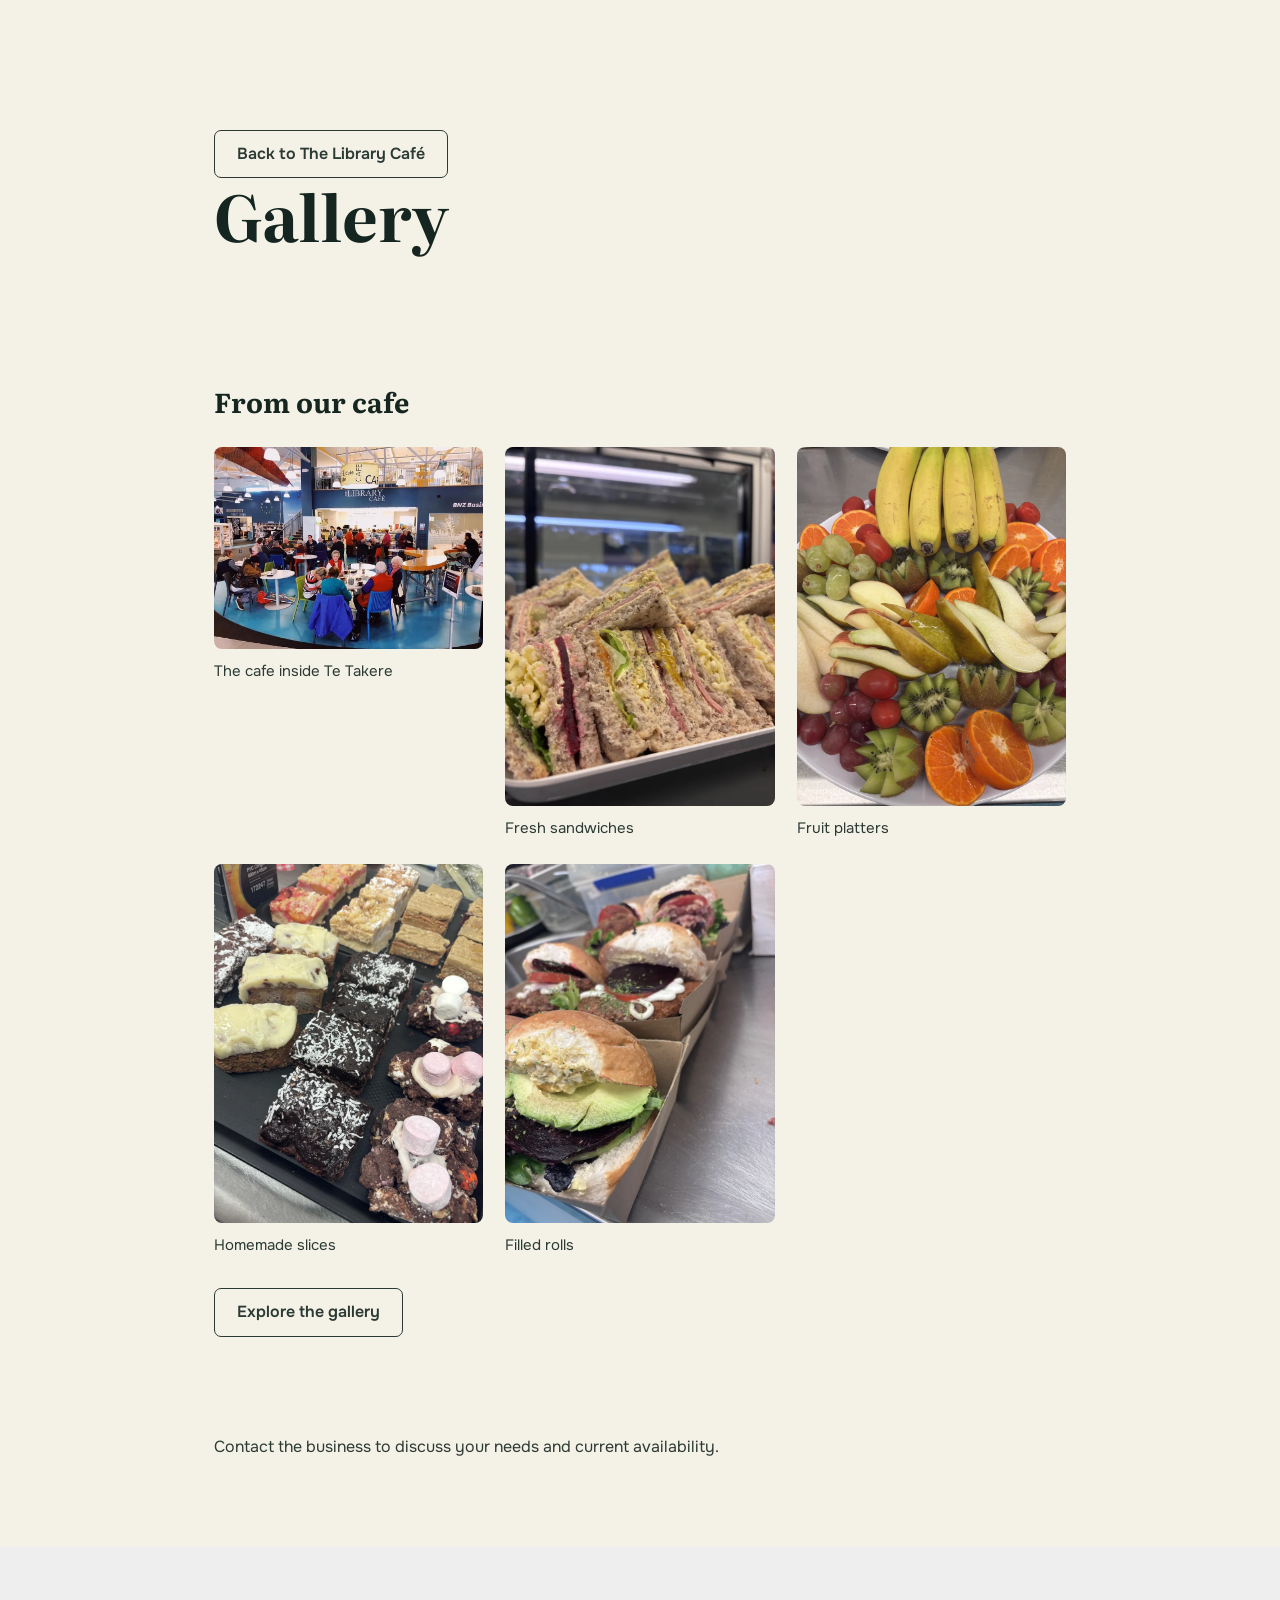
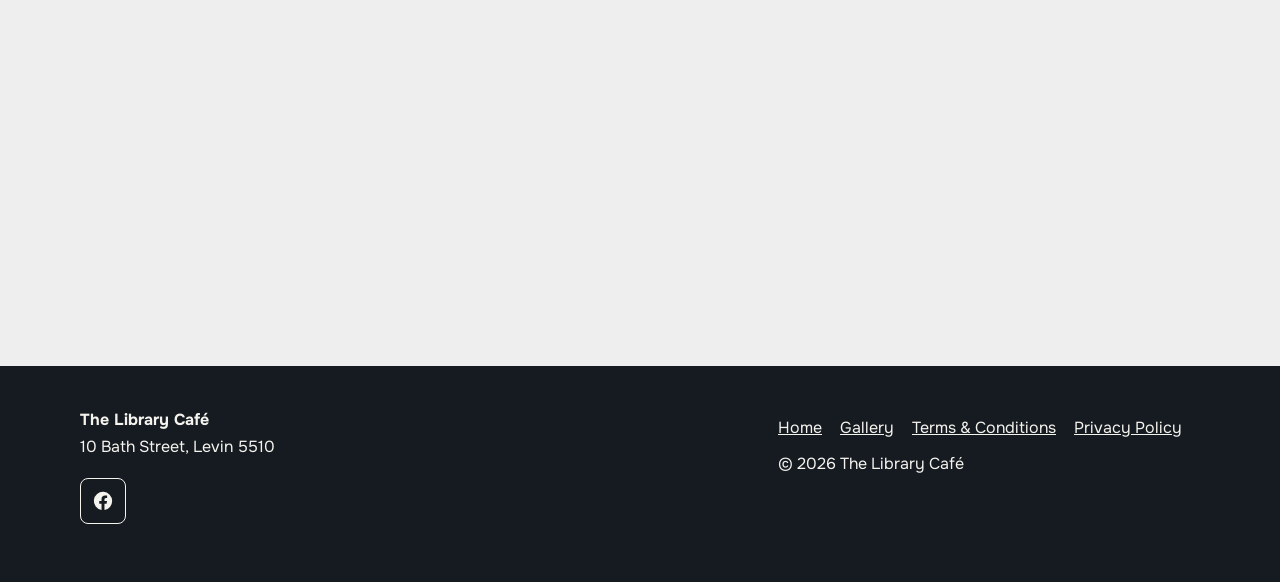
<file: gallery.html>
<!DOCTYPE html>
<html lang="en-NZ"><head>
<meta charset="utf-8"/>
<meta content="width=device-width, initial-scale=1" name="viewport"/>
<title>Gallery | The Library Café</title>
<meta content="The Library Cafe inside Te Takere, 10 Bath Street, Levin. Espresso coffee, cabinet food, roast meals and a good place to catch up, Monday to Friday." name="description"/>
<meta content="The Library Cafe | Cafe, Levin" property="og:title"/>
<meta content="Espresso coffee, cabinet food and hot lunches inside Te Takere, in the heart of Levin's town centre." property="og:description"/>
<meta content="website" property="og:type"/>
<meta content="img/hero-coffee.jpg" property="og:image"/>
<link href="data:image/svg+xml,%3Csvg xmlns='http://www.w3.org/2000/svg' viewBox='0 0 64 64'%3E%3Crect width='64' height='64' rx='14' fill='%231d3b30'/%3E%3Ctext x='32' y='45' font-family='Georgia,serif' font-size='38' fill='%23c98f2d' text-anchor='middle'%3EL%3C/text%3E%3C/svg%3E" rel="icon"/>
<link href="https://fonts.googleapis.com" rel="preconnect"/>
<link crossorigin="" href="https://fonts.gstatic.com" rel="preconnect"/>
<link href="https://fonts.googleapis.com/css2?family=Literata:opsz,wght@7..72,400;7..72,500;7..72,600;7..72,700&amp;family=Onest:wght@400;500;600;700&amp;display=swap" rel="stylesheet"/>
<link href="styles.css" rel="stylesheet"/></head><body><main class="verified-legal"><a class="verified-button" href="index.html">Back to The Library Café</a><h1>Gallery</h1><section class="verified-section verified-gallery" id="gallery"><div class="verified-wrap"><h2>From our cafe</h2><div class="verified-grid"><figure><img alt="The Library Café — business photograph" decoding="async" height="718" loading="lazy" sizes="(max-width: 767px) 100vw, 50vw" src="img/business-1.jpg" srcset="img/business-1-480.webp 480w, img/business-1-960.webp 960w, img/business-1.jpg 960w" width="960"/><figcaption>The cafe inside Te Takere</figcaption></figure><figure class="portrait"><img alt="Tray of fresh sandwiches in the cabinet, with egg, ham and beetroot fillings" decoding="async" height="1080" loading="lazy" sizes="(max-width: 767px) 100vw, 33vw" src="img/food-sandwiches-1080.webp" srcset="img/food-sandwiches-1080.webp 810w, img/food-sandwiches-1920.webp 1440w" width="810"/><figcaption>Fresh sandwiches</figcaption></figure><figure class="portrait"><img alt="Fruit platter with bananas, grapes, kiwifruit, pear and mandarin" decoding="async" height="1080" loading="lazy" sizes="(max-width: 767px) 100vw, 33vw" src="img/food-fruit-platter-1080.webp" srcset="img/food-fruit-platter-1080.webp 810w, img/food-fruit-platter-1920.webp 1440w" width="810"/><figcaption>Fruit platters</figcaption></figure><figure class="portrait"><img alt="Tray of homemade slices and rocky road in the cabinet" decoding="async" height="1080" loading="lazy" sizes="(max-width: 767px) 100vw, 33vw" src="img/food-slices-1080.webp" srcset="img/food-slices-1080.webp 810w, img/food-slices-1920.webp 1440w" width="810"/><figcaption>Homemade slices</figcaption></figure><figure class="portrait"><img alt="Filled rolls with avocado, beetroot and egg in takeaway boxes" decoding="async" height="1080" loading="lazy" sizes="(max-width: 767px) 100vw, 33vw" src="img/food-rolls-1080.webp" srcset="img/food-rolls-1080.webp 810w, img/food-rolls-1920.webp 1440w" width="810"/><figcaption>Filled rolls</figcaption></figure></div><a class="verified-button" href="gallery.html">Explore the gallery</a></div></section><p>Contact the business to discuss your needs and current availability.</p></main><section aria-label="Business location" class="verified-map"><div class="verified-wrap"><iframe allowfullscreen="" loading="lazy" referrerpolicy="no-referrer-when-downgrade" src="https://www.google.com/maps?q=The%20Library%20Caf%C3%A9%2010%20Bath%20Street%2C%20Levin%205510&amp;output=embed" title="Map of The Library Café, 10 Bath Street, Levin 5510"></iframe></div></section><footer class="verified-footer"><div class="verified-wrap"><div><strong>The Library Café</strong><p>10 Bath Street, Levin 5510</p><div class="verified-socials"><a aria-label="The Library Café on Facebook" href="https://www.facebook.com/thelibrarycafelevin/" rel="noopener" target="_blank"><svg aria-hidden="true" fill="currentColor" viewBox="0 0 24 24"><path d="M22 12a10 10 0 1 0-11.6 9.9v-7H7.9V12h2.5V9.8c0-2.5 1.5-3.9 3.8-3.9 1.1 0 2.3.2 2.3.2v2.5h-1.3c-1.2 0-1.6.8-1.6 1.6V12h2.8l-.5 2.9h-2.3v7A10 10 0 0 0 22 12Z"></path></svg></a></div></div><div><a href="index.html">Home</a><a href="gallery.html">Gallery</a><a href="/terms.html">Terms &amp; Conditions</a><a href="/privacy.html">Privacy Policy</a><p>© 2026 The Library Café</p></div></div></footer><script defer="" src="site.js"></script></body></html>
</file>
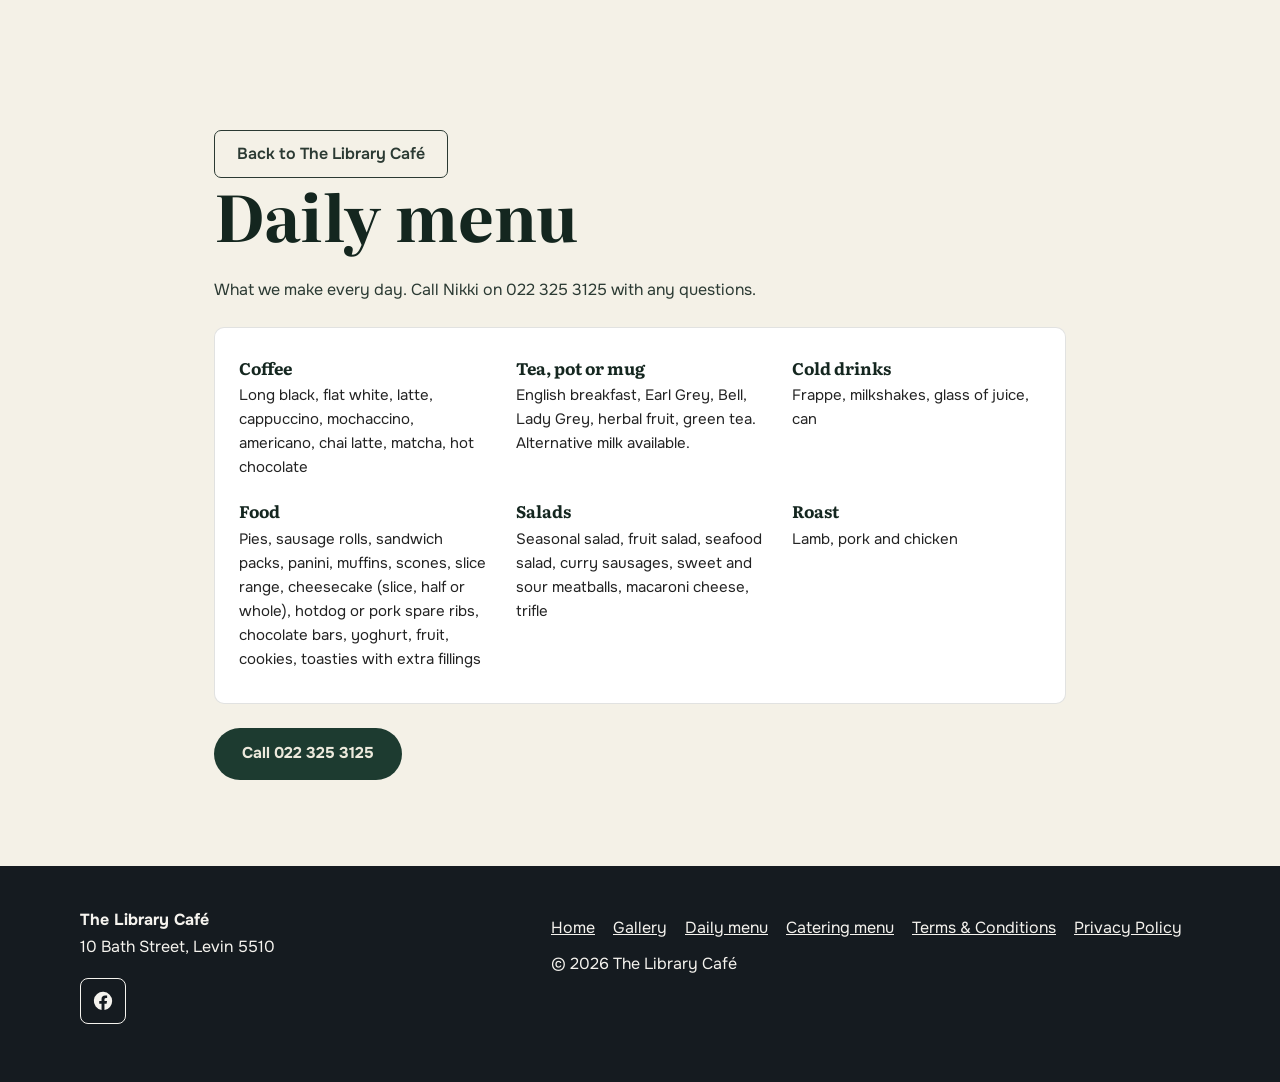
<file: menu.html>
<!DOCTYPE html>
<html lang="en-NZ"><head>
<meta charset="utf-8"/>
<meta content="width=device-width, initial-scale=1" name="viewport"/>
<title>Daily menu | The Library Café</title>
<meta content="Daily menu at The Library Cafe, Te Takere, Levin: coffee, tea, cold drinks, food, salads and roast." name="description"/>
<meta content="The Library Cafe | Cafe, Levin" property="og:title"/>
<meta content="Espresso coffee, cabinet food and hot lunches inside Te Takere, in the heart of Levin's town centre." property="og:description"/>
<meta content="website" property="og:type"/>
<meta content="img/hero-coffee.jpg" property="og:image"/>
<link href="data:image/svg+xml,%3Csvg xmlns='http://www.w3.org/2000/svg' viewBox='0 0 64 64'%3E%3Crect width='64' height='64' rx='14' fill='%231d3b30'/%3E%3Ctext x='32' y='45' font-family='Georgia,serif' font-size='38' fill='%23c98f2d' text-anchor='middle'%3EL%3C/text%3E%3C/svg%3E" rel="icon"/>
<link href="https://fonts.googleapis.com" rel="preconnect"/>
<link crossorigin="" href="https://fonts.gstatic.com" rel="preconnect"/>
<link href="https://fonts.googleapis.com/css2?family=Literata:opsz,wght@7..72,400;7..72,500;7..72,600;7..72,700&amp;family=Onest:wght@400;500;600;700&amp;display=swap" rel="stylesheet"/>
<link href="styles.css" rel="stylesheet"/></head><body><main class="verified-legal menu-page"><a class="verified-button" href="index.html">Back to The Library Café</a><h1>Daily menu</h1><p>What we make every day. Call Nikki on 022 325 3125 with any questions.</p><div class="menu-card">

<div class="menu-cols">
<div><h3>Coffee</h3><p>Long black, flat white, latte, cappuccino, mochaccino, americano, chai latte, matcha, hot chocolate</p></div>
<div><h3>Tea, pot or mug</h3><p>English breakfast, Earl Grey, Bell, Lady Grey, herbal fruit, green tea. Alternative milk available.</p></div>
<div><h3>Cold drinks</h3><p>Frappe, milkshakes, glass of juice, can</p></div>
<div><h3>Food</h3><p>Pies, sausage rolls, sandwich packs, panini, muffins, scones, slice range, cheesecake (slice, half or whole), hotdog or pork spare ribs, chocolate bars, yoghurt, fruit, cookies, toasties with extra fillings</p></div>
<div><h3>Salads</h3><p>Seasonal salad, fruit salad, seafood salad, curry sausages, sweet and sour meatballs, macaroni cheese, trifle</p></div>
<div><h3>Roast</h3><p>Lamb, pork and chicken</p></div>
</div>
</div><p class="menu-note"><a class="btn btn-pine" href="tel:+64223253125">Call 022 325 3125</a></p></main><footer class="verified-footer"><div class="verified-wrap"><div><strong>The Library Café</strong><p>10 Bath Street, Levin 5510</p><div class="verified-socials"><a aria-label="The Library Café on Facebook" href="https://www.facebook.com/thelibrarycafelevin/" rel="noopener" target="_blank"><svg aria-hidden="true" fill="currentColor" viewBox="0 0 24 24"><path d="M22 12a10 10 0 1 0-11.6 9.9v-7H7.9V12h2.5V9.8c0-2.5 1.5-3.9 3.8-3.9 1.1 0 2.3.2 2.3.2v2.5h-1.3c-1.2 0-1.6.8-1.6 1.6V12h2.8l-.5 2.9h-2.3v7A10 10 0 0 0 22 12Z"></path></svg></a></div></div><div><a href="index.html">Home</a><a href="gallery.html">Gallery</a><a href="menu.html">Daily menu</a><a href="catering.html">Catering menu</a><a href="/terms.html">Terms &amp; Conditions</a><a href="/privacy.html">Privacy Policy</a><p>© 2026 The Library Café</p></div></div></footer><script defer="" src="site.js"></script></body>
</html>
</file>
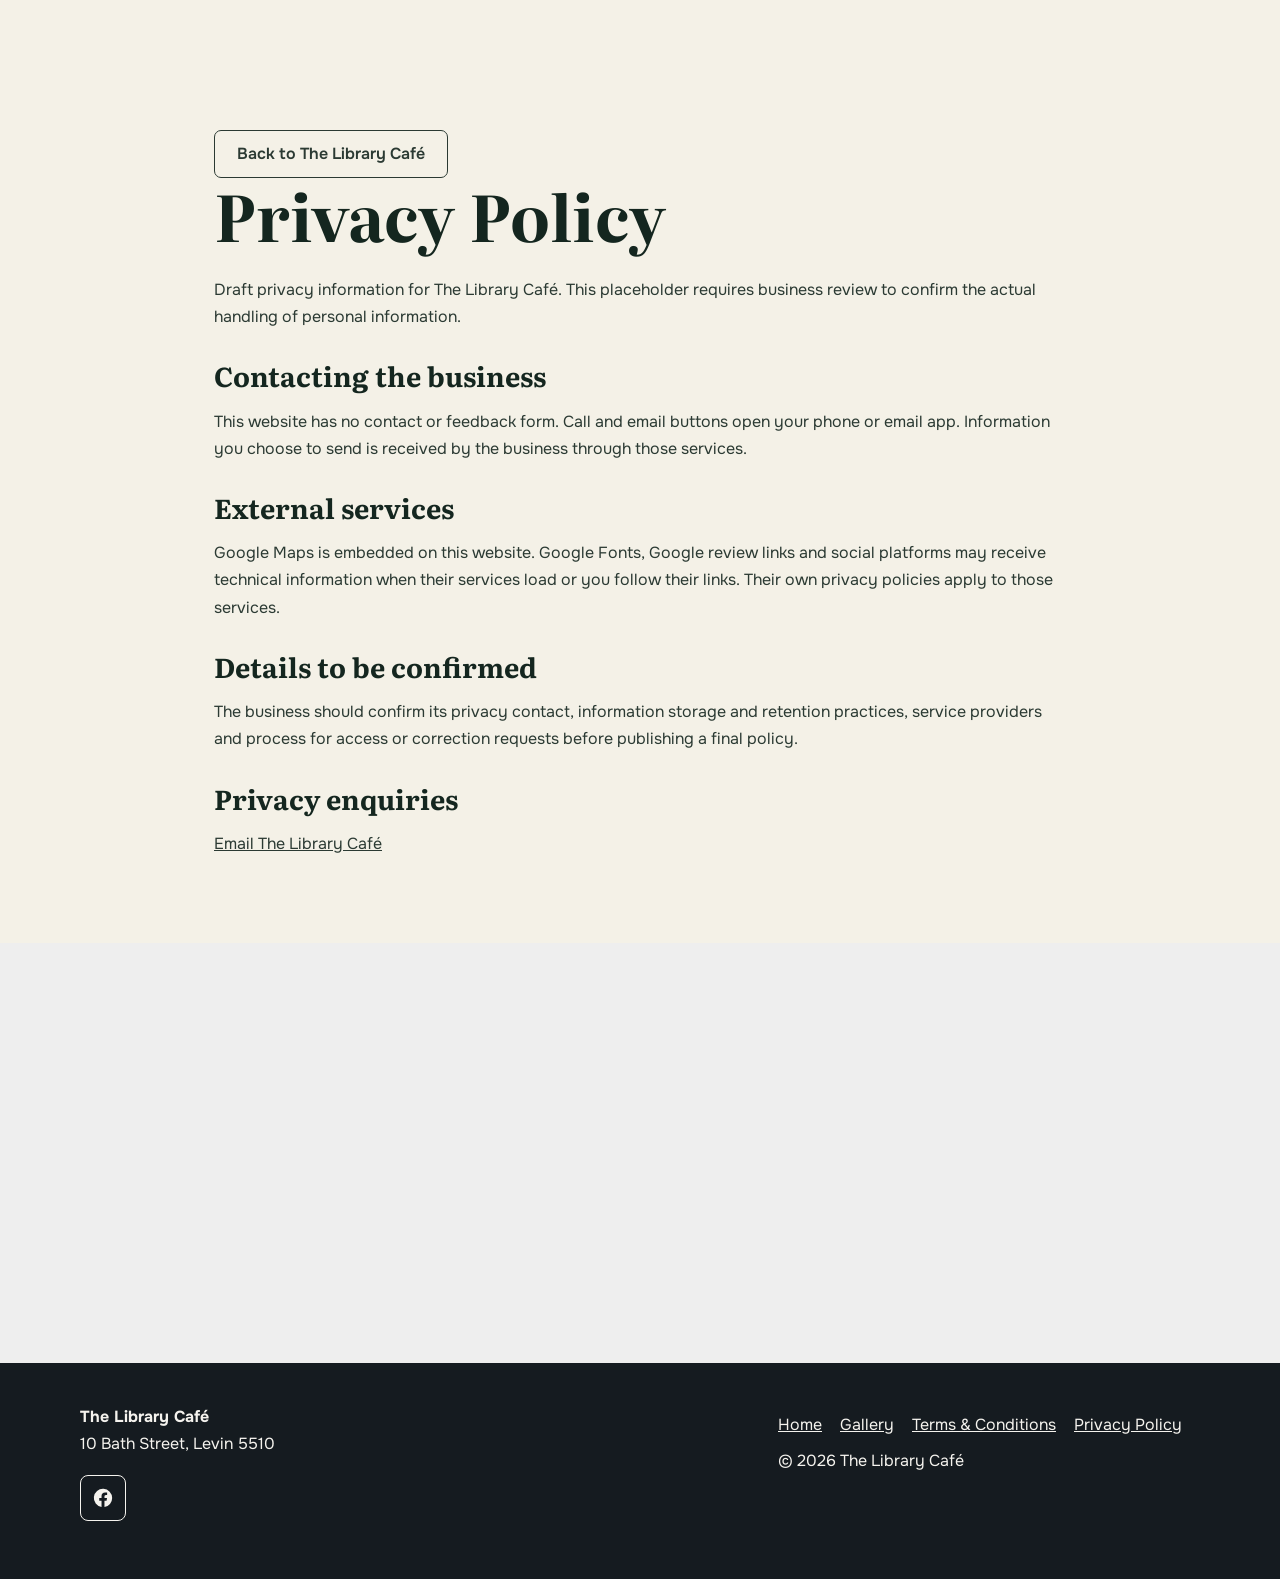
<file: privacy.html>
<!DOCTYPE html><html lang="en-NZ"><head>
<meta charset="utf-8"/>
<meta content="width=device-width, initial-scale=1" name="viewport"/>
<title>Privacy Policy | The Library Café</title>
<meta content="The Library Cafe inside Te Takere, 10 Bath Street, Levin. Espresso coffee, cabinet food, roast meals and a good place to catch up, Monday to Friday." name="description"/>
<meta content="The Library Cafe | Cafe, Levin" property="og:title"/>
<meta content="Espresso coffee, cabinet food and hot lunches inside Te Takere, in the heart of Levin's town centre." property="og:description"/>
<meta content="website" property="og:type"/>
<meta content="img/hero-coffee.jpg" property="og:image"/>
<link href="data:image/svg+xml,%3Csvg xmlns='http://www.w3.org/2000/svg' viewBox='0 0 64 64'%3E%3Crect width='64' height='64' rx='14' fill='%231d3b30'/%3E%3Ctext x='32' y='45' font-family='Georgia,serif' font-size='38' fill='%23c98f2d' text-anchor='middle'%3EL%3C/text%3E%3C/svg%3E" rel="icon"/>
<link href="https://fonts.googleapis.com" rel="preconnect"/>
<link crossorigin="" href="https://fonts.gstatic.com" rel="preconnect"/>
<link href="https://fonts.googleapis.com/css2?family=Literata:opsz,wght@7..72,400;7..72,500;7..72,600;7..72,700&amp;family=Onest:wght@400;500;600;700&amp;display=swap" rel="stylesheet"/>
<link href="styles.css" rel="stylesheet"/></head><body><main class="verified-legal"><a class="verified-button" href="index.html">Back to The Library Café</a><h1>Privacy Policy</h1><p>Draft privacy information for The Library Café. This placeholder requires business review to confirm the actual handling of personal information.</p><h2>Contacting the business</h2><p>This website has no contact or feedback form. Call and email buttons open your phone or email app. Information you choose to send is received by the business through those services.</p><h2>External services</h2><p>Google Maps is embedded on this website. Google Fonts, Google review links and social platforms may receive technical information when their services load or you follow their links. Their own privacy policies apply to those services.</p><h2>Details to be confirmed</h2><p>The business should confirm its privacy contact, information storage and retention practices, service providers and process for access or correction requests before publishing a final policy.</p><h2>Privacy enquiries</h2><p><a href="mailto:thelibrarycafe2020@gmail.com">Email The Library Café</a></p></main><section class="verified-map" aria-label="Business location"><div class="verified-wrap"><iframe title="Map of The Library Café, 10 Bath Street, Levin 5510" src="https://www.google.com/maps?q=The%20Library%20Caf%C3%A9%2010%20Bath%20Street%2C%20Levin%205510&amp;output=embed" loading="lazy" referrerpolicy="no-referrer-when-downgrade" allowfullscreen></iframe></div></section><footer class="verified-footer"><div class="verified-wrap"><div><strong>The Library Café</strong><p>10 Bath Street, Levin 5510</p><div class="verified-socials"><a href="https://www.facebook.com/thelibrarycafelevin/" target="_blank" rel="noopener" aria-label="The Library Café on Facebook"><svg aria-hidden="true" viewBox="0 0 24 24" fill="currentColor"><path d="M22 12a10 10 0 1 0-11.6 9.9v-7H7.9V12h2.5V9.8c0-2.5 1.5-3.9 3.8-3.9 1.1 0 2.3.2 2.3.2v2.5h-1.3c-1.2 0-1.6.8-1.6 1.6V12h2.8l-.5 2.9h-2.3v7A10 10 0 0 0 22 12Z"/></svg></a></div></div><div><a href="index.html">Home</a><a href="gallery.html">Gallery</a><a href="/terms.html">Terms &amp; Conditions</a><a href="/privacy.html">Privacy Policy</a><p>© 2026 The Library Café</p></div></div></footer><script src="site.js" defer></script></body></html>
</file>
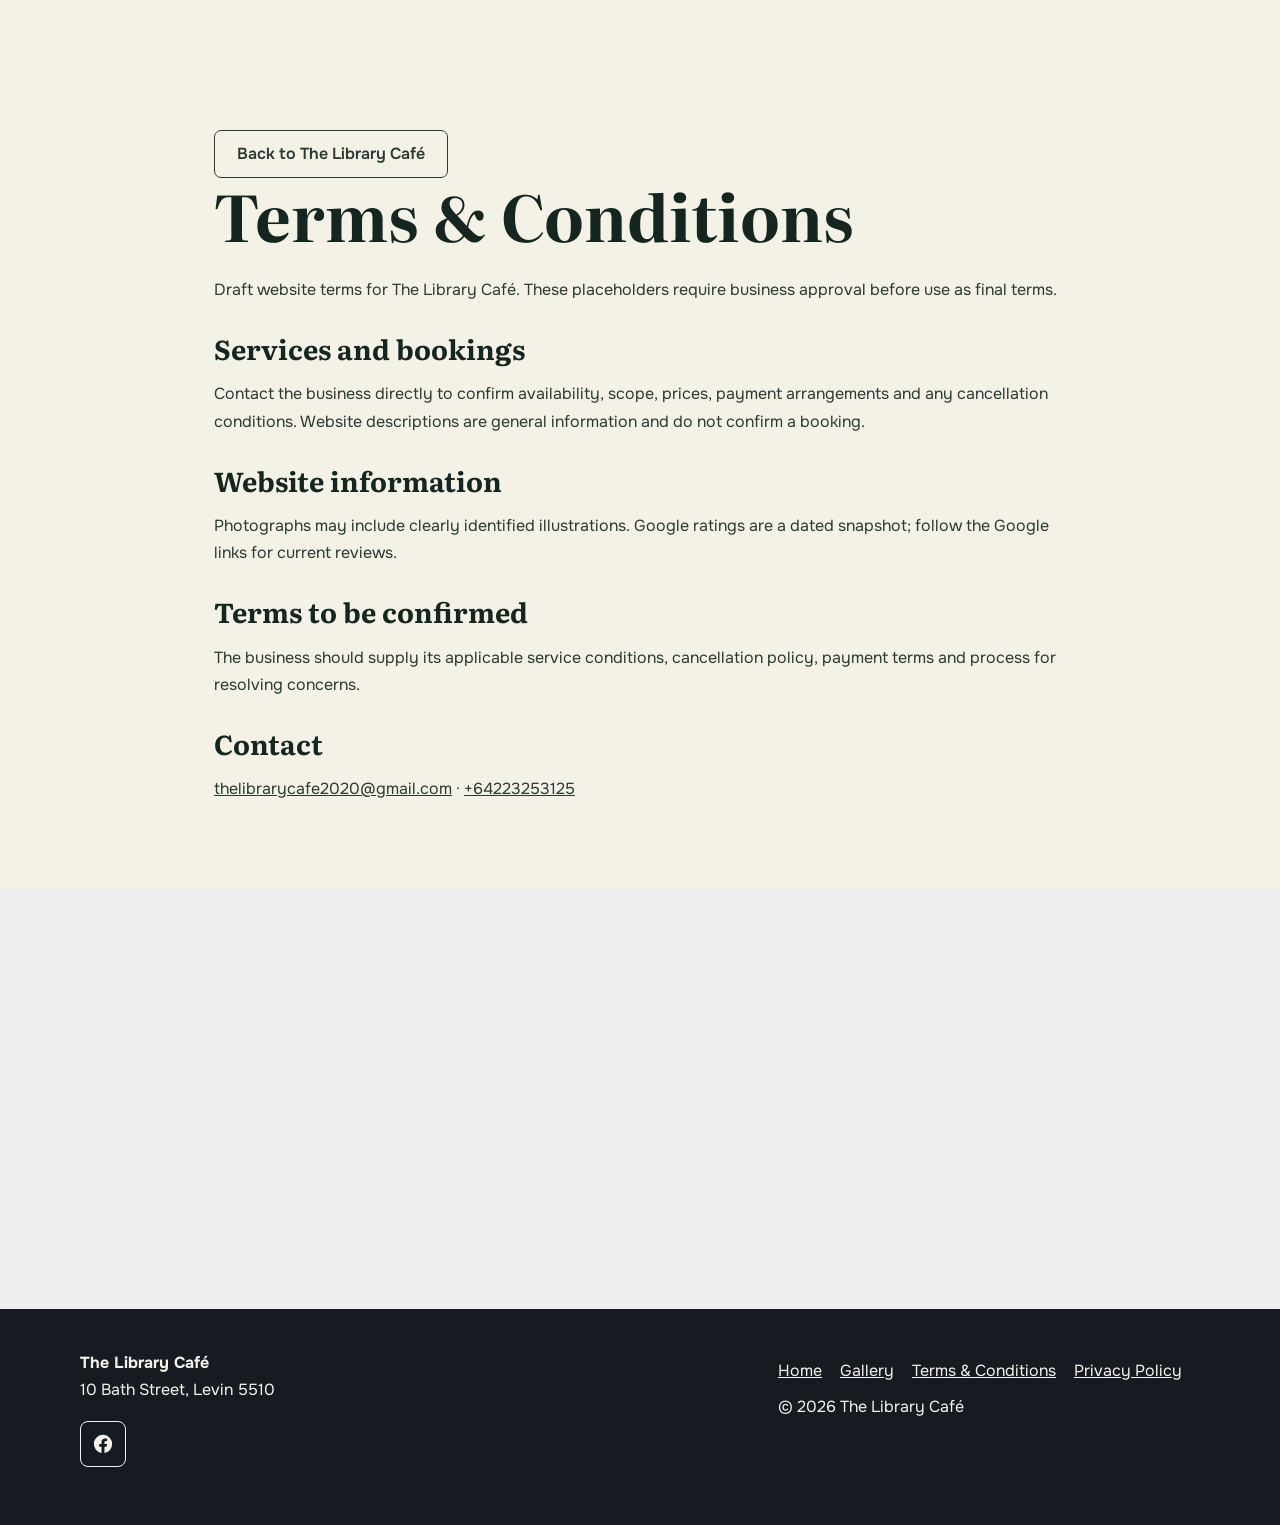
<file: terms.html>
<!DOCTYPE html><html lang="en-NZ"><head>
<meta charset="utf-8"/>
<meta content="width=device-width, initial-scale=1" name="viewport"/>
<title>Terms &amp; Conditions | The Library Café</title>
<meta content="The Library Cafe inside Te Takere, 10 Bath Street, Levin. Espresso coffee, cabinet food, roast meals and a good place to catch up, Monday to Friday." name="description"/>
<meta content="The Library Cafe | Cafe, Levin" property="og:title"/>
<meta content="Espresso coffee, cabinet food and hot lunches inside Te Takere, in the heart of Levin's town centre." property="og:description"/>
<meta content="website" property="og:type"/>
<meta content="img/hero-coffee.jpg" property="og:image"/>
<link href="data:image/svg+xml,%3Csvg xmlns='http://www.w3.org/2000/svg' viewBox='0 0 64 64'%3E%3Crect width='64' height='64' rx='14' fill='%231d3b30'/%3E%3Ctext x='32' y='45' font-family='Georgia,serif' font-size='38' fill='%23c98f2d' text-anchor='middle'%3EL%3C/text%3E%3C/svg%3E" rel="icon"/>
<link href="https://fonts.googleapis.com" rel="preconnect"/>
<link crossorigin="" href="https://fonts.gstatic.com" rel="preconnect"/>
<link href="https://fonts.googleapis.com/css2?family=Literata:opsz,wght@7..72,400;7..72,500;7..72,600;7..72,700&amp;family=Onest:wght@400;500;600;700&amp;display=swap" rel="stylesheet"/>
<link href="styles.css" rel="stylesheet"/></head><body><main class="verified-legal"><a class="verified-button" href="index.html">Back to The Library Café</a><h1>Terms & Conditions</h1><p>Draft website terms for The Library Café. These placeholders require business approval before use as final terms.</p><h2>Services and bookings</h2><p>Contact the business directly to confirm availability, scope, prices, payment arrangements and any cancellation conditions. Website descriptions are general information and do not confirm a booking.</p><h2>Website information</h2><p>Photographs may include clearly identified illustrations. Google ratings are a dated snapshot; follow the Google links for current reviews.</p><h2>Terms to be confirmed</h2><p>The business should supply its applicable service conditions, cancellation policy, payment terms and process for resolving concerns.</p><h2>Contact</h2><p><a href="mailto:thelibrarycafe2020@gmail.com">thelibrarycafe2020@gmail.com</a> · <a href="tel:+64223253125">+64223253125</a></p></main><section class="verified-map" aria-label="Business location"><div class="verified-wrap"><iframe title="Map of The Library Café, 10 Bath Street, Levin 5510" src="https://www.google.com/maps?q=The%20Library%20Caf%C3%A9%2010%20Bath%20Street%2C%20Levin%205510&amp;output=embed" loading="lazy" referrerpolicy="no-referrer-when-downgrade" allowfullscreen></iframe></div></section><footer class="verified-footer"><div class="verified-wrap"><div><strong>The Library Café</strong><p>10 Bath Street, Levin 5510</p><div class="verified-socials"><a href="https://www.facebook.com/thelibrarycafelevin/" target="_blank" rel="noopener" aria-label="The Library Café on Facebook"><svg aria-hidden="true" viewBox="0 0 24 24" fill="currentColor"><path d="M22 12a10 10 0 1 0-11.6 9.9v-7H7.9V12h2.5V9.8c0-2.5 1.5-3.9 3.8-3.9 1.1 0 2.3.2 2.3.2v2.5h-1.3c-1.2 0-1.6.8-1.6 1.6V12h2.8l-.5 2.9h-2.3v7A10 10 0 0 0 22 12Z"/></svg></a></div></div><div><a href="index.html">Home</a><a href="gallery.html">Gallery</a><a href="/terms.html">Terms &amp; Conditions</a><a href="/privacy.html">Privacy Policy</a><p>© 2026 The Library Café</p></div></div></footer><script src="site.js" defer></script></body></html>
</file>
<file: styles.css>
/* Let responsive CSS determine image height instead of HTML pixel dimensions. */
img{height:auto}

:root{
  --ink:#14261f;
  --pine:#1d3b30;
  --pine-2:#24493c;
  --bone:#f4f1e7;
  --card:#fbf9f2;
  --amber:#c98f2d;
  --amber-bright:#e8b658;
  --amber-deep:#8a5f16;
  --text:#2b3a33;
  --text-soft:#5c6b63;
  --on-dark:#ece9dc;
  --on-dark-soft:#b9c2b9;
  --line:rgba(29,59,48,.14);
  --line-dark:rgba(236,233,220,.16);
  --radius:14px;
  --ease:cubic-bezier(.16,1,.3,1);
}
*{margin:0;padding:0;box-sizing:border-box}
html{scroll-behavior:smooth}
body{font-family:'Onest',sans-serif;color:var(--text);background:var(--bone);line-height:1.7;font-size:16px;overflow-x:hidden}
img{max-width:100%;display:block;image-orientation:from-image}
h1,h2,h3{font-family:'Literata',serif;color:var(--ink);line-height:1.15}
a{color:inherit}
::selection{background:var(--amber);color:var(--ink)}
:focus-visible{outline:2px solid var(--amber);outline-offset:3px}

/* Intro overlay */
#intro{position:fixed;inset:0;background:var(--pine);z-index:200;display:flex;align-items:center;justify-content:center;transition:opacity .7s var(--ease),visibility .7s}
#intro.gone{opacity:0;visibility:hidden}
#intro .mark{font-family:'Literata',serif;color:var(--on-dark);font-size:1.5rem;letter-spacing:.02em;opacity:0;animation:introIn 1s var(--ease) .15s forwards}
#intro .mark em{font-style:italic;color:var(--amber-bright)}
@keyframes introIn{from{opacity:0;transform:translateY(14px)}to{opacity:1;transform:translateY(0)}}

/* Nav */
header{position:fixed;top:0;left:0;right:0;z-index:100;background:rgba(20,38,31,.82);backdrop-filter:blur(12px);-webkit-backdrop-filter:blur(12px);border-bottom:1px solid var(--line-dark)}
.nav{max-width:1160px;margin:0 auto;padding:0 20px;height:68px;display:flex;align-items:center;justify-content:space-between;gap:16px}
.logo{font-family:'Literata',serif;font-weight:600;font-size:1.18rem;color:var(--on-dark);text-decoration:none;letter-spacing:.01em;white-space:nowrap}
.logo em{font-style:italic;color:var(--amber-bright)}
.nav-links{display:flex;align-items:center;gap:26px;list-style:none}
.nav-links a{color:var(--on-dark-soft);text-decoration:none;font-size:.92rem;font-weight:500;transition:color .25s}
.nav-links a:hover{color:#fff}
.nav-phone{display:inline-flex;align-items:center;gap:8px;height:40px;padding:0 16px;border:1px solid var(--line-dark);border-radius:999px;color:var(--on-dark);text-decoration:none;font-weight:600;font-size:.9rem;line-height:1;transition:background .25s,border-color .25s}
.nav-phone:hover{background:var(--amber);border-color:var(--amber);color:var(--ink)}
.nav-phone svg{width:15px;height:15px;flex:none}
#menu-btn{display:none;background:none;border:1px solid var(--line-dark);border-radius:10px;width:44px;height:44px;color:var(--on-dark);cursor:pointer;align-items:center;justify-content:center}
#menu-btn svg{width:20px;height:20px}
#mobile-menu{display:none;background:rgba(20,38,31,.97);border-top:1px solid var(--line-dark);padding:10px 20px 22px}
#mobile-menu.open{display:block}
#mobile-menu a{display:block;padding:13px 4px;color:var(--on-dark);text-decoration:none;font-weight:500;border-bottom:1px solid var(--line-dark)}
#mobile-menu .m-call{margin-top:16px;display:flex;align-items:center;justify-content:center;gap:9px;background:var(--amber);color:var(--ink);border-radius:999px;height:48px;font-weight:700;border-bottom:none}
#mobile-menu .m-call svg{width:16px;height:16px}

/* Hero */
.hero{position:relative;min-height:100dvh;background:var(--pine);display:flex;align-items:center;overflow:hidden}
.hero-slides{position:absolute;inset:0}
.hero-slide{position:absolute;inset:0;background-size:cover;background-position:center;opacity:0;transition:opacity 1.6s ease}
.hero-slide.on{opacity:1}
.hero-scrim{position:absolute;inset:0;background:linear-gradient(180deg,rgba(20,38,31,.72) 0%,rgba(20,38,31,.5) 45%,rgba(20,38,31,.78) 100%)}
.hero-inner{position:relative;z-index:2;max-width:1160px;margin:0 auto;padding:120px 20px 70px;width:100%}
.hero-eyebrow{display:inline-flex;align-items:center;gap:9px;color:var(--amber-bright);font-size:.82rem;font-weight:700;letter-spacing:.14em;text-transform:uppercase;margin-bottom:20px}
.hero-eyebrow svg{width:14px;height:14px}
.hero h1{font-size:clamp(2.5rem,6vw,4.1rem);color:#fff;font-weight:600;max-width:15ch;margin-bottom:20px}
.hero h1 em{font-style:italic;color:var(--amber-bright);line-height:1.15;display:inline-block;padding-bottom:.08em}
.hero p{color:var(--on-dark);max-width:44ch;font-size:1.08rem;margin-bottom:32px}
.hero-ctas{display:flex;gap:14px;flex-wrap:wrap;margin-bottom:40px}
.btn{display:inline-flex;align-items:center;justify-content:center;gap:9px;height:52px;padding:0 28px;border-radius:999px;font-weight:700;font-size:.98rem;text-decoration:none;line-height:1;transition:transform .25s var(--ease),background .25s,color .25s;cursor:pointer;border:none;font-family:inherit}
.btn svg{width:16px;height:16px;flex:none}
.btn:active{transform:scale(.98)}
.btn-amber{background:var(--amber);color:var(--ink)}
.btn-amber:hover{background:#d89c38}
.btn-ghost{background:rgba(236,233,220,.1);color:#fff;border:1px solid rgba(236,233,220,.4);backdrop-filter:blur(6px)}
.btn-ghost:hover{background:rgba(236,233,220,.2)}
.hero-review{max-width:430px;background:rgba(20,38,31,.6);border:1px solid rgba(236,233,220,.22);border-radius:var(--radius);padding:18px 22px;backdrop-filter:blur(10px);-webkit-backdrop-filter:blur(10px)}
.hero-review .stars{color:var(--amber);display:flex;gap:3px;margin-bottom:8px}
.hero-review .stars svg{width:15px;height:15px}
.hq{min-height:76px}
.hq blockquote{color:var(--on-dark);font-size:.95rem;line-height:1.55;font-style:italic;transition:opacity .5s ease}
.hq cite{display:block;margin-top:7px;color:#cfd6cc;font-size:.82rem;font-style:normal;font-weight:600}
.hq .tag{display:inline-block;margin-left:8px;font-size:.74rem;font-weight:700;letter-spacing:.06em;text-transform:uppercase;color:var(--amber-bright);border:1px solid rgba(226,172,69,.55);border-radius:999px;padding:1px 8px;vertical-align:1px}

/* Sections */
section{padding:96px 0}
.wrap{max-width:1160px;margin:0 auto;padding:0 20px}
.sec-head{max-width:640px;margin-bottom:52px}
.sec-head h2{font-size:clamp(1.9rem,4vw,2.7rem);font-weight:600;margin-bottom:14px}
.sec-head p{color:var(--text-soft);font-size:1.04rem}
.reveal{opacity:0;transform:translateY(26px);transition:opacity .8s var(--ease),transform .8s var(--ease)}
.reveal.in{opacity:1;transform:none}

/* Services */
.svc-grid{display:grid;grid-template-columns:repeat(3,1fr);gap:26px}
.svc{background:var(--card);border:1px solid var(--line);border-radius:var(--radius);overflow:hidden;transition:transform .35s var(--ease),box-shadow .35s var(--ease)}
.svc:hover{transform:translateY(-6px);box-shadow:0 18px 40px -18px rgba(29,59,48,.35)}
.svc-img{aspect-ratio:4/3;overflow:hidden}
.svc-img img{width:100%;height:100%;object-fit:cover;filter:saturate(.85) contrast(1.05);transition:transform .6s var(--ease)}
.svc:hover .svc-img img{transform:scale(1.05)}
.svc-body{padding:22px 24px 26px}
.svc-label{display:inline-flex;align-items:center;gap:7px;font-size:.72rem;font-weight:700;letter-spacing:.13em;text-transform:uppercase;color:var(--amber-deep);margin-bottom:9px}
.svc-label svg{width:14px;height:14px}
.svc h3{font-size:1.22rem;font-weight:600;margin-bottom:8px}
.svc p{color:var(--text-soft);font-size:.94rem;line-height:1.65}

/* About */
.about{background:var(--card);border-top:1px solid var(--line);border-bottom:1px solid var(--line)}
.about-grid{display:grid;grid-template-columns:1fr 1fr;gap:60px;align-items:center}
.about-photo{position:relative}
.about-photo img{aspect-ratio:4/3;object-fit:cover;width:100%;border-radius:var(--radius);filter:saturate(.85) contrast(1.05)}
.about-tag{position:absolute;left:18px;bottom:18px;background:var(--pine);color:var(--on-dark);font-size:.8rem;font-weight:600;padding:9px 16px;border-radius:10px;letter-spacing:.03em}
.about-copy h2{font-size:clamp(1.9rem,4vw,2.6rem);font-weight:600;margin-bottom:18px}
.about-copy p{color:var(--text-soft);margin-bottom:16px}
.about-list{list-style:none;margin-top:24px;display:grid;gap:13px}
.about-list li{display:flex;gap:12px;align-items:flex-start;font-weight:600;color:var(--ink)}
.about-list svg{width:20px;height:20px;color:var(--amber-deep);flex:none;margin-top:3px}

/* Crew */
.crew{background:var(--pine)}
.crew .sec-head h2{color:#fff}
.crew .sec-head p{color:var(--on-dark-soft)}
.crew-badge{display:inline-block;font-size:.74rem;font-weight:700;letter-spacing:.12em;text-transform:uppercase;color:var(--amber-bright);border:1px solid rgba(226,172,69,.5);border-radius:999px;padding:4px 13px;margin-bottom:16px}
.crew-grid{display:grid;grid-template-columns:repeat(3,1fr);gap:26px}
.crew-card{background:var(--pine-2);border:1px solid var(--line-dark);border-radius:var(--radius);padding:34px 26px;text-align:center;transition:transform .35s var(--ease)}
.crew-card:hover{transform:translateY(-5px)}
.avatar{width:84px;height:84px;border-radius:50%;background:var(--ink);border:2px solid var(--amber);color:var(--amber-bright);font-family:'Literata',serif;font-size:1.5rem;font-weight:600;display:flex;align-items:center;justify-content:center;margin:0 auto 18px}
.crew-card h3{color:#fff;font-size:1.12rem;font-weight:600;margin-bottom:8px}
.crew-card p{color:var(--on-dark-soft);font-size:.92rem;line-height:1.6}

/* Reviews */
.rev-grid{display:grid;grid-template-columns:repeat(3,1fr);gap:26px;margin-bottom:40px}
.rev-card{background:var(--card);border:1px solid var(--line);border-radius:var(--radius);padding:28px;display:flex;flex-direction:column;gap:14px}
.rev-card .stars{color:var(--amber-deep);display:flex;gap:3px}
.rev-card .stars svg{width:16px;height:16px}
.rev-card blockquote{font-size:.97rem;line-height:1.65;color:var(--text);flex:1}
.rev-meta{display:flex;align-items:center;justify-content:space-between;gap:10px}
.rev-meta strong{color:var(--ink);font-size:.92rem}
.rev-meta span{font-size:.74rem;font-weight:700;letter-spacing:.06em;text-transform:uppercase;color:var(--amber-deep);border:1px solid rgba(138,95,22,.4);border-radius:999px;padding:2px 10px;white-space:nowrap}
.rev-cta{text-align:center}
.btn-pine{background:var(--pine);color:var(--on-dark)}
.btn-pine:hover{background:var(--pine-2)}

/* Review banner */
.banner{background:var(--ink);padding:70px 0}
.banner-inner{display:flex;align-items:center;justify-content:space-between;gap:30px;flex-wrap:wrap}
.banner h2{color:#fff;font-size:clamp(1.5rem,3.4vw,2.1rem);font-weight:600;max-width:24ch}
.banner h2 em{font-style:italic;color:var(--amber)}

/* Contact */
.contact-card{background:var(--card);border:1px solid var(--line);border-radius:calc(var(--radius) + 4px);overflow:hidden;display:grid;grid-template-columns:1fr 1fr;box-shadow:0 24px 60px -30px rgba(29,59,48,.3)}
.contact-map iframe{width:100%;height:100%;min-height:420px;border:0;display:block}
.contact-info{padding:40px 40px 44px;display:flex;flex-direction:column;gap:14px}
.contact-info h2{font-size:1.8rem;font-weight:600;margin-bottom:4px}
.contact-info>p{color:var(--text-soft);margin-bottom:8px}
.contact-btns{display:grid;gap:12px;margin-bottom:12px}
.contact-btns .btn{width:100%}
.c-row{display:flex;gap:13px;align-items:flex-start;font-size:.94rem;color:var(--text)}
.c-row svg{width:18px;height:18px;color:var(--amber-deep);flex:none;margin-top:4px}
.c-row strong{display:block;color:var(--ink);font-size:.86rem}
.c-row a{text-decoration:none;color:var(--text)}
.c-row a:hover{color:var(--amber-deep)}
.socials{display:flex;gap:12px;margin-top:10px}
.socials a{width:44px;height:44px;border:1px solid var(--line);border-radius:12px;display:flex;align-items:center;justify-content:center;color:var(--pine);transition:background .25s,color .25s,border-color .25s}
.socials a:hover{background:var(--pine);color:var(--on-dark);border-color:var(--pine)}
.socials svg{width:19px;height:19px}

/* Footer */
footer{background:var(--ink);color:var(--on-dark-soft);padding:56px 0 34px}
.foot-grid{display:flex;justify-content:space-between;gap:30px;flex-wrap:wrap;align-items:flex-start;margin-bottom:36px}
.foot-brand .logo{font-size:1.3rem}
.foot-brand p{max-width:34ch;font-size:.92rem;margin-top:12px}
.foot-links{display:flex;gap:26px;list-style:none;flex-wrap:wrap}
.foot-links a{color:var(--on-dark-soft);text-decoration:none;font-size:.92rem;transition:color .25s}
.foot-links a:hover{color:#fff}
footer .socials a{border-color:var(--line-dark);color:var(--on-dark)}
footer .socials a:hover{background:var(--amber);color:var(--ink);border-color:var(--amber)}
.foot-base{border-top:1px solid var(--line-dark);padding-top:22px;display:flex;justify-content:space-between;gap:14px;flex-wrap:wrap;font-size:.84rem}
.foot-base a{color:var(--on-dark-soft)}

/* Responsive */
@media (max-width:960px){
  .svc-grid,.crew-grid,.rev-grid{grid-template-columns:repeat(2,1fr)}
  .about-grid{gap:40px}
}
@media (max-width:768px){
  .nav-links{display:none}
  #menu-btn{display:flex}
  .nav-phone{display:none}
  .about-grid,.contact-card{grid-template-columns:1fr}
  .contact-map{order:2}
  .contact-map iframe{min-height:300px}
  .contact-info{order:1;padding:30px 24px 34px}
  section{padding:70px 0}
}
@media (max-width:600px){
  .svc-grid,.crew-grid,.rev-grid{grid-template-columns:1fr}
  .hero-inner{padding:110px 20px 60px}
  .hero-ctas .btn{width:100%}
  .banner-inner{justify-content:center;text-align:center}
}
@media (prefers-reduced-motion:reduce){
  html{scroll-behavior:auto}
  *,*::before,*::after{animation-duration:.01ms !important;transition-duration:.01ms !important}
  .reveal{opacity:1;transform:none}
}

/* Verified content and accessible responsive refinements */
html{scroll-padding-top:90px}body{font-size:16px}img{max-width:100%;border-radius:8px}a,button{touch-action:manipulation}a:focus-visible,button:focus-visible,[tabindex]:focus-visible{outline:3px solid #deaa53;outline-offset:5px}.reveal{opacity:1!important;transform:none!important}.hero{background:#151b20;animation:pageEnter .8s ease both}.hero h1{max-width:22ch}.hero .verified-rating{display:inline-flex;gap:10px;flex-wrap:wrap;align-items:center;margin-top:22px;padding:13px 16px;color:white;background:#1119;border:1px solid #fff5;backdrop-filter:blur(12px);border-radius:10px;text-decoration:none;font-size:16px;max-width:100%}.verified-stars{display:flex;gap:3px;color:#bd852b}.verified-stars svg{width:18px;height:18px;flex:none}.hero .verified-stars{color:#ffd080}.verified-section{padding:80px 24px;background:#f5f3ee;color:#202620}.verified-wrap{max-width:1120px;margin:auto}.verified-section h2{font-size:clamp(2rem,5vw,3.2rem);margin:0 0 16px}.verified-section p{margin:12px 0;line-height:1.7}.verified-grid{display:grid;grid-template-columns:repeat(3,minmax(0,1fr));gap:22px;margin:30px 0}.verified-card{background:white;color:#232323;border:1px solid #20262022;border-radius:10px;padding:26px;min-width:0}.verified-card blockquote{margin:20px 0;font-size:18px;line-height:1.6}.verified-card small{display:block;font-size:14px;color:#555;margin-top:5px}.verified-actions{display:flex;gap:12px;flex-wrap:wrap}.verified-button{display:inline-flex;align-items:center;justify-content:center;min-height:48px;padding:12px 22px;border:1px solid currentColor;border-radius:7px;text-decoration:none;font-weight:600;line-height:1.4;max-width:100%;text-align:center}.verified-button.primary{background:#242c29;color:white;border-color:#242c29}.verified-socials{display:flex;flex-wrap:wrap;gap:12px;margin:18px 0}.verified-socials a{width:46px;height:46px;display:flex;align-items:center;justify-content:center;border:1px solid currentColor;border-radius:8px}.verified-socials svg{width:22px;height:22px}.verified-gallery img{width:100%;height:auto;aspect-ratio:4/3;object-fit:cover;display:block}.verified-gallery figure{margin:0;min-width:0}.verified-gallery figcaption{font-size:15px;margin-top:10px}.verified-map{padding:24px;background:#eee}.verified-map iframe{display:block;width:100%;height:360px;border:0;border-radius:12px}.verified-legal{max-width:900px;margin:auto;padding:130px 24px 70px;min-height:65vh}.verified-legal h1{font-size:clamp(2.3rem,7vw,4rem);margin:0 0 24px}.verified-legal h2{font-size:1.7rem;margin:30px 0 12px}.verified-legal p{margin:16px 0}.verified-footer{padding:40px 24px;background:#151b20;color:#f5f3ee}.verified-footer .verified-wrap{display:flex;justify-content:space-between;flex-wrap:wrap;gap:24px}.verified-footer a{display:inline-flex;align-items:center;min-height:44px;margin-right:18px}.verified-footer .verified-socials a{margin:0}.verified-footer p{max-width:42ch}.slide-control{position:absolute;bottom:16px;right:20px;z-index:4;min-height:44px;padding:8px 14px;background:#111a;border:1px solid #fff7;border-radius:6px;color:white;font:inherit}.hero-slide img,.hero .slides img{border-radius:0;width:100%;height:100%;object-fit:cover}.hero-slide{transition:opacity 1.2s ease!important}.hero .hero-bg{background:none!important}.hero .hero-bg img{position:absolute;inset:0;width:100%;height:100%;object-fit:cover;border-radius:0;opacity:0;transition:opacity 1.2s}.hero .hero-bg img.on{opacity:1}.hero .hero-bg:after{content:'';position:absolute;inset:0;background:#10101999}.service-card>img{width:100%;aspect-ratio:3/2;object-fit:cover;margin-bottom:18px}.verified-logo{width:80px;height:80px;object-fit:contain;margin-bottom:18px}.nav-call{min-width:44px;min-height:44px}button{min-width:44px;min-height:44px}.verified-mobile-call{display:none}@keyframes pageEnter{from{opacity:0;transform:translateY(12px)}to{opacity:1;transform:none}}@media(max-width:767px){.verified-grid{grid-template-columns:1fr}.verified-section{padding:56px 20px}.hero h1{font-size:clamp(2.1rem,9vw,3rem)!important;line-height:1.08!important}.hero{min-height:760px!important;padding-top:0!important}.hero-content,.hero-inner,.hero-in{padding-top:110px!important;padding-bottom:90px!important}.hero p{font-size:16px!important}.hero .verified-rating{margin-top:16px}.hero-grid{grid-template-columns:1fr!important}.verified-map{padding:20px}.verified-mobile-call{display:inline-flex;align-items:center;justify-content:center;min-height:44px;padding:8px 12px;text-decoration:none;font-weight:600}.hero-scroll{display:none}.verified-actions .verified-button{width:100%}.hero-ctas,.hero-actions,.cta-row{gap:10px!important}.hero .btn,.hero .btn-primary,.hero .btn-outline{min-height:46px!important;padding:12px 16px!important}.hero .lead,.hero .lede,.hero .hero-sub{margin:14px 0 20px!important}}@media(prefers-reduced-motion:reduce){*,*:before,*:after{animation:none!important;transition:none!important;scroll-behavior:auto!important}#intro{display:none!important}}

.verified-mobile-call{color:inherit}.hero .verified-rating{line-height:1.5} .verified-legal>.verified-section{padding-left:0;padding-right:0} .verified-legal .verified-grid{grid-template-columns:repeat(auto-fit,minmax(min(100%,220px),1fr))}

.verified-mobile-call{color:#fff;background:#202b26;border-radius:6px;white-space:nowrap}.verified-legal{animation:pageEnter .8s ease both}.verified-legal section{background:transparent;color:inherit}.verified-footer a{overflow-wrap:anywhere}.verified-map{padding-top:30px;padding-bottom:30px}#intro{animation:hideIntro 0s 1.4s forwards}@keyframes hideIntro{to{visibility:hidden;opacity:0}}

/* Keep direct card photos from shrinking within equal-height grid cards. */
.svc>img,.service-card>img{height:auto;flex-shrink:0}

.verified-gallery .portrait img{aspect-ratio:3/4}
.menu-grid{display:grid;gap:18px;margin-top:10px}
.menu-card{background:#fff;border:1px solid #20262022;border-radius:10px;padding:8px 24px;color:#232323}
.menu-card summary{cursor:pointer;min-height:48px;display:flex;align-items:center;font-family:Literata,Georgia,serif;font-size:1.5rem;font-weight:600}
.menu-cols{display:grid;grid-template-columns:repeat(3,minmax(0,1fr));gap:8px 28px;padding:8px 0 20px}
.menu-cols h3{font-size:1.05rem;margin:14px 0 6px}
.menu-cols p,.menu-cols li{margin:0;line-height:1.6;font-size:15px}
.menu-cols ul{list-style:none;margin:0;padding:0}
.menu-cols li{display:flex;justify-content:space-between;gap:12px;padding:2px 0}
.menu-cols b{white-space:nowrap}
.menu-note{margin:6px 0 18px}
@media(max-width:900px){.menu-cols{grid-template-columns:repeat(2,minmax(0,1fr))}}
@media(max-width:600px){.menu-cols{grid-template-columns:1fr}.menu-card{padding:6px 16px}}
.has-drop{position:relative}
.drop-btn{background:none;border:0;min-width:0;min-height:0;padding:0;font:inherit;font-size:.92rem;font-weight:500;color:var(--on-dark-soft);cursor:pointer}
.drop-btn:after{content:"";display:inline-block;margin-left:7px;width:6px;height:6px;border-right:1.5px solid currentColor;border-bottom:1.5px solid currentColor;transform:translateY(-2px) rotate(45deg)}
.has-drop:hover .drop-btn,.drop-btn:focus-visible{color:#fff}
.drop{display:none;position:absolute;top:100%;left:-16px;min-width:190px;margin:0;padding:8px;list-style:none;background:#14261f;border:1px solid var(--line-dark);border-radius:10px;box-shadow:0 12px 30px #0006}
.has-drop:hover .drop,.has-drop:focus-within .drop,.has-drop.open .drop{display:block}
.drop a{display:block;padding:10px 12px;border-radius:6px;white-space:nowrap}
.drop a:hover{background:#ffffff14}
.has-drop:before{content:"";position:absolute;left:0;right:0;top:100%;height:14px}
.menu-page .menu-card{margin:24px 0;padding:8px 24px 12px}
.menu-title{font-size:1.5rem;margin:14px 0 6px}
</file>
